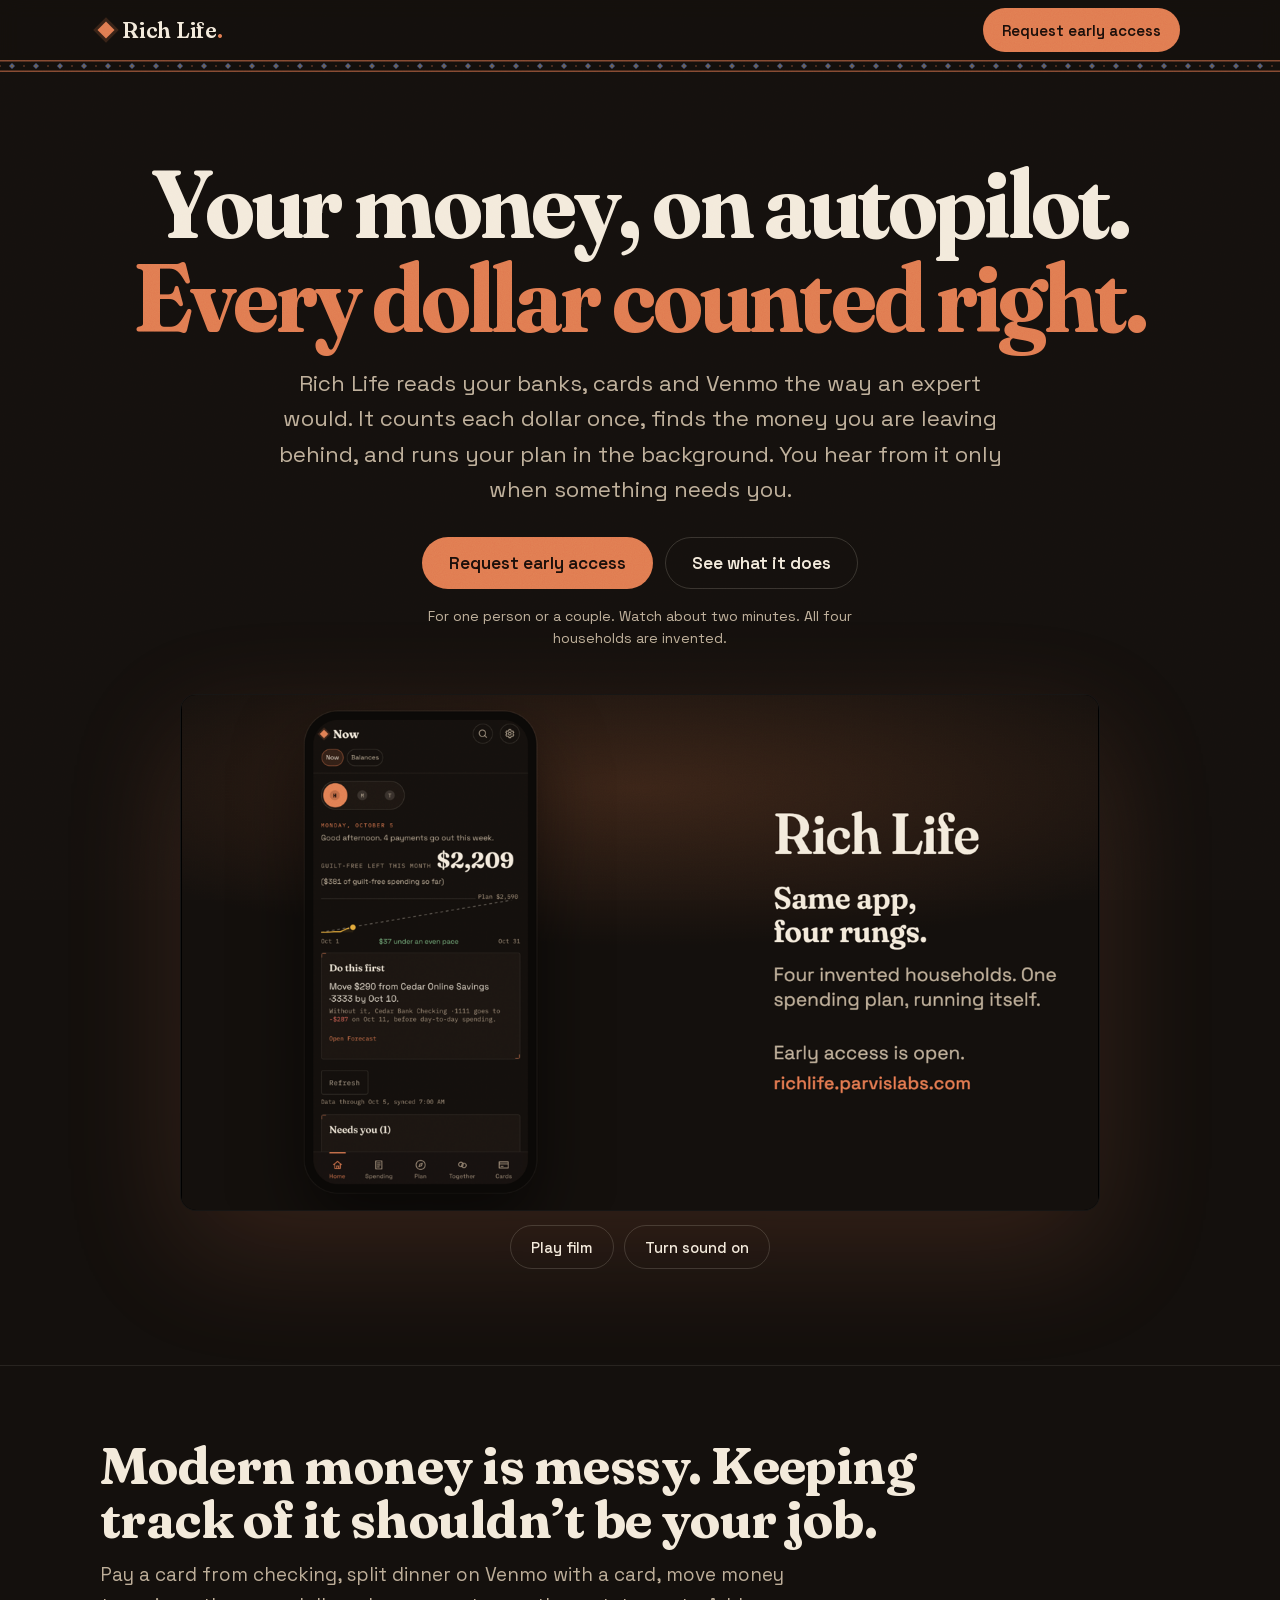
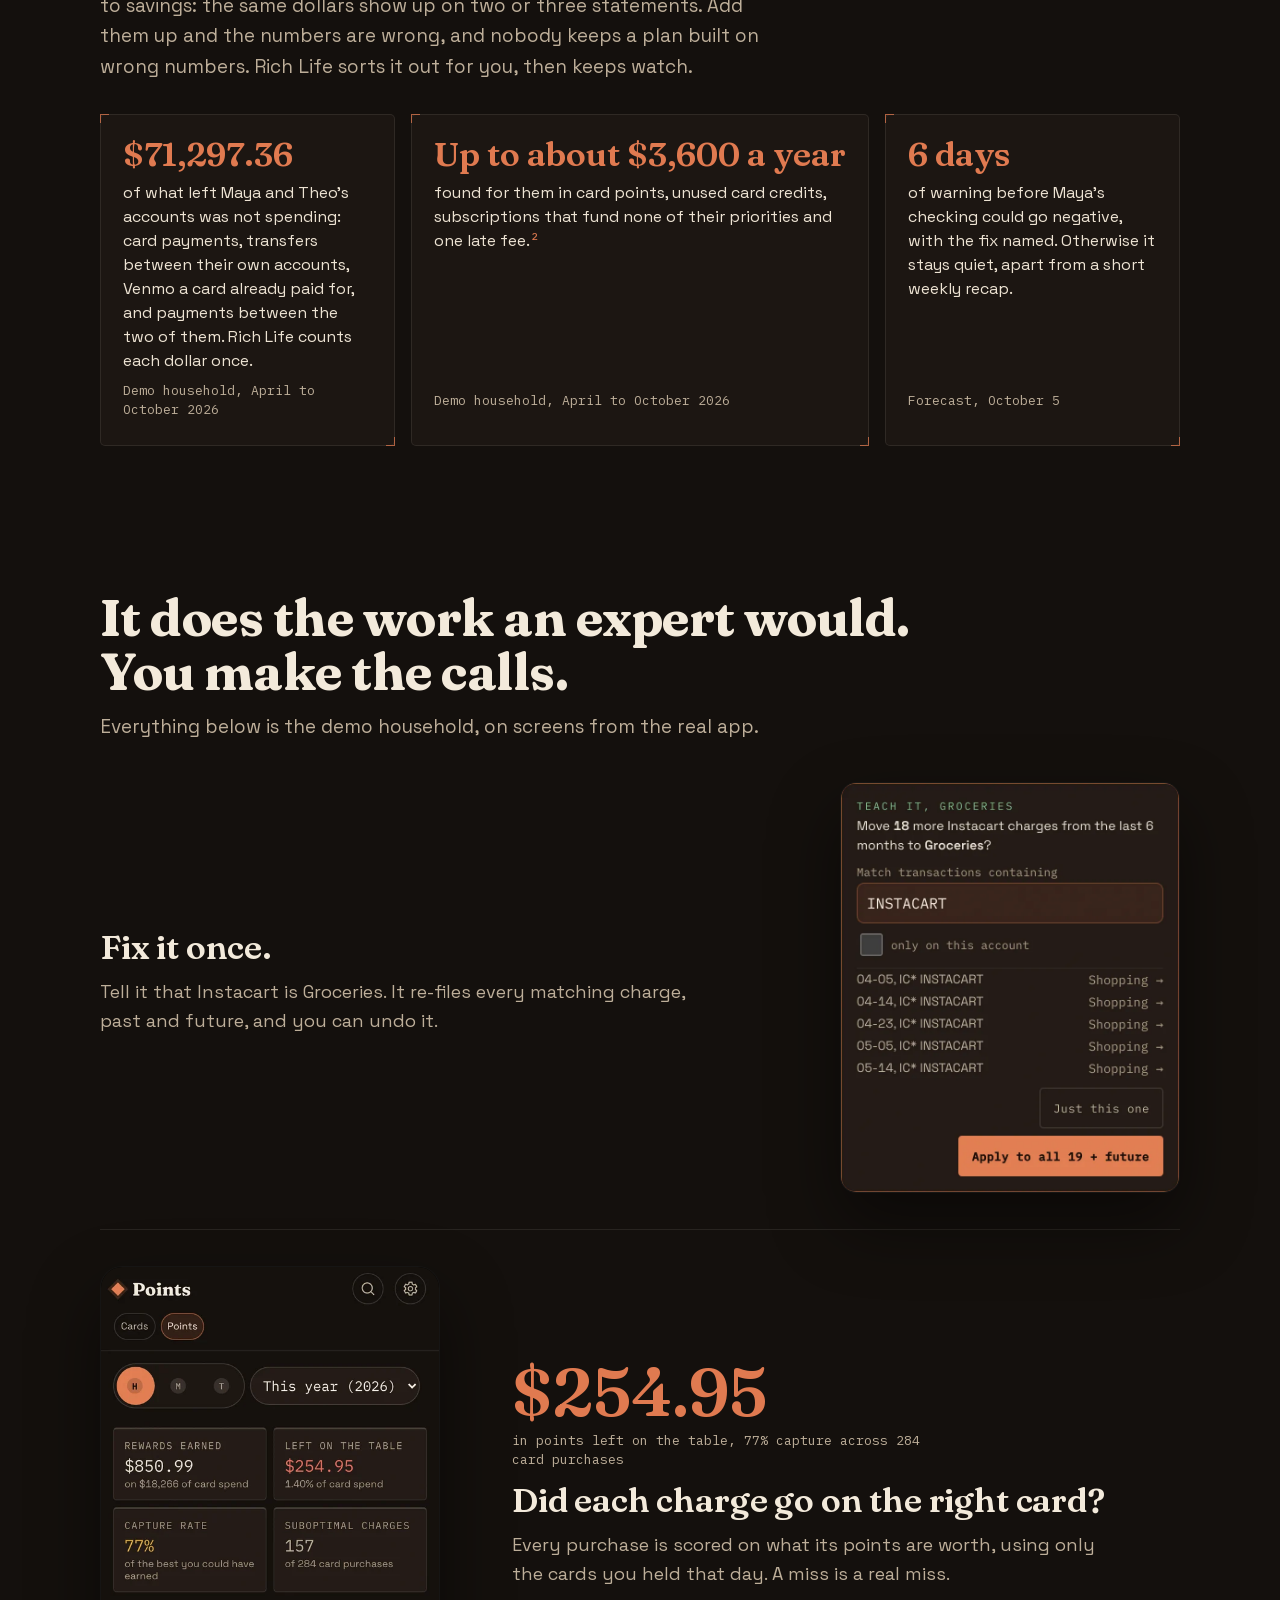
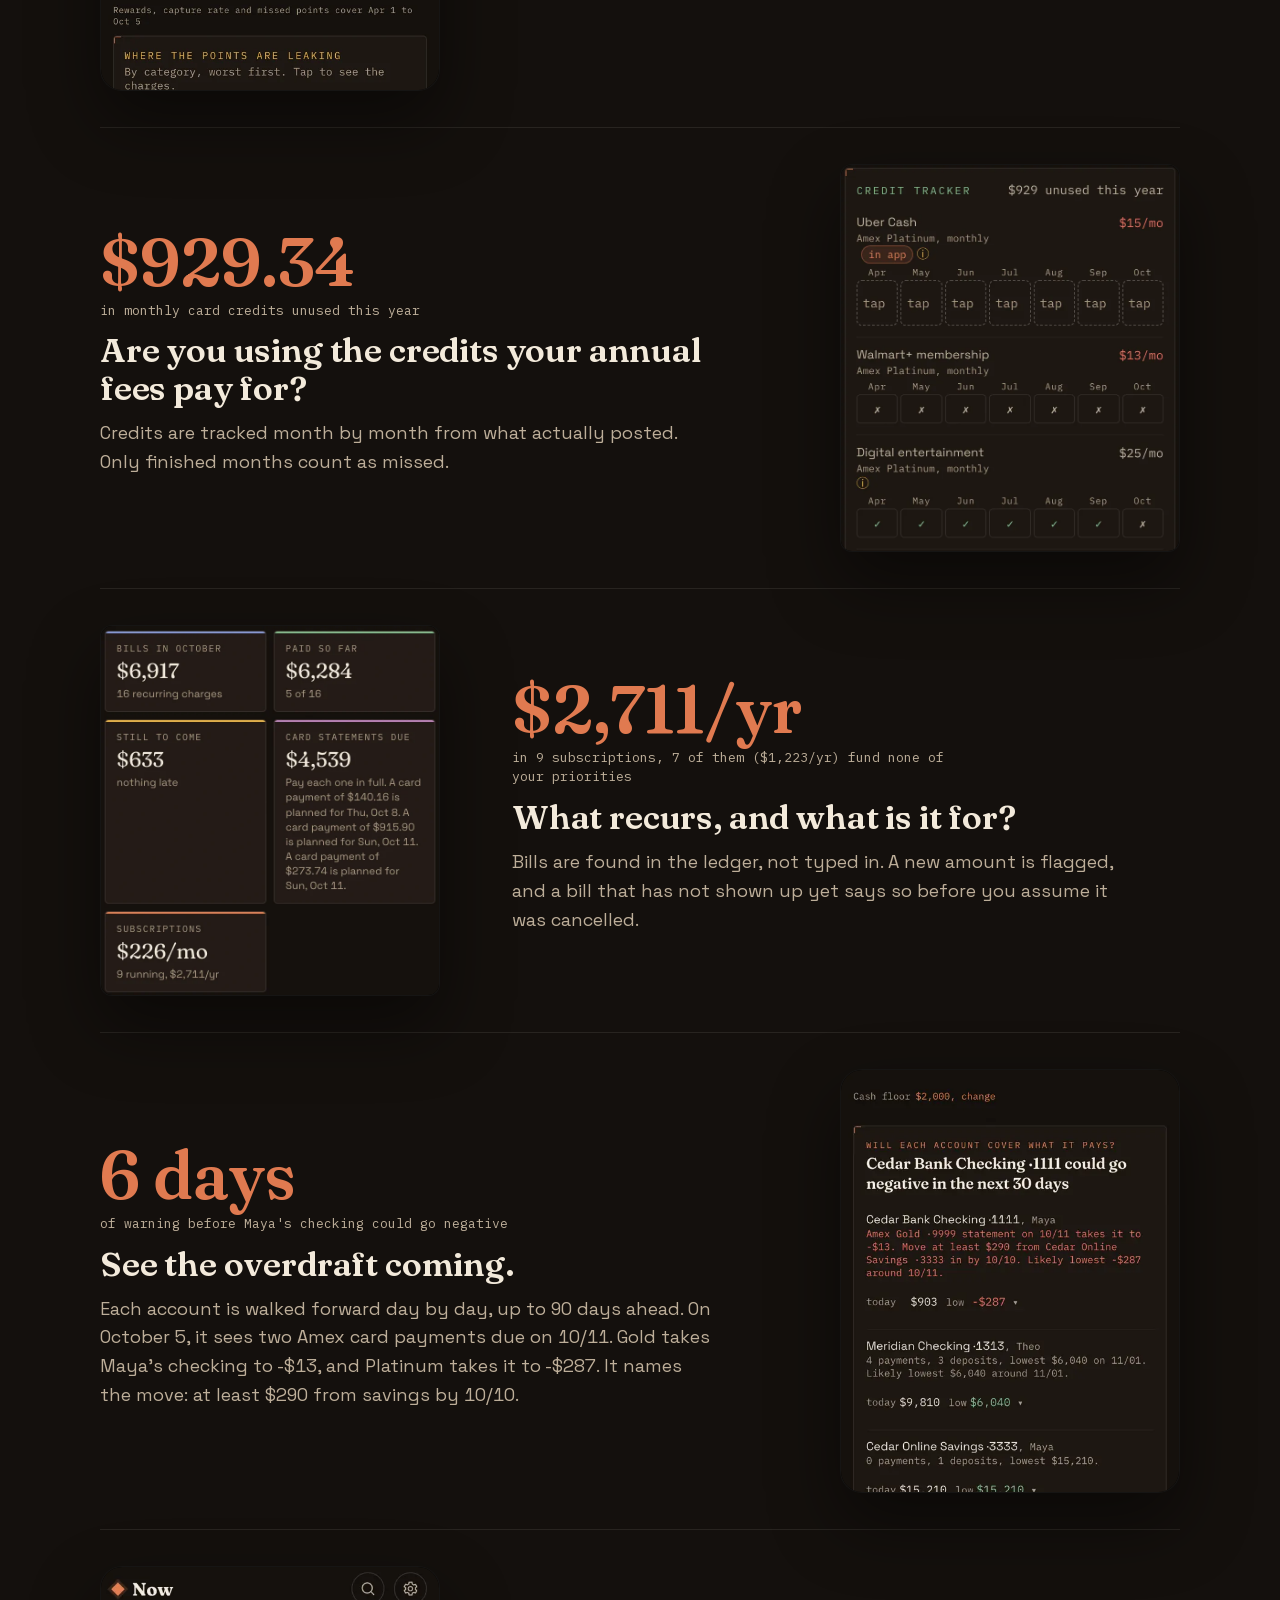
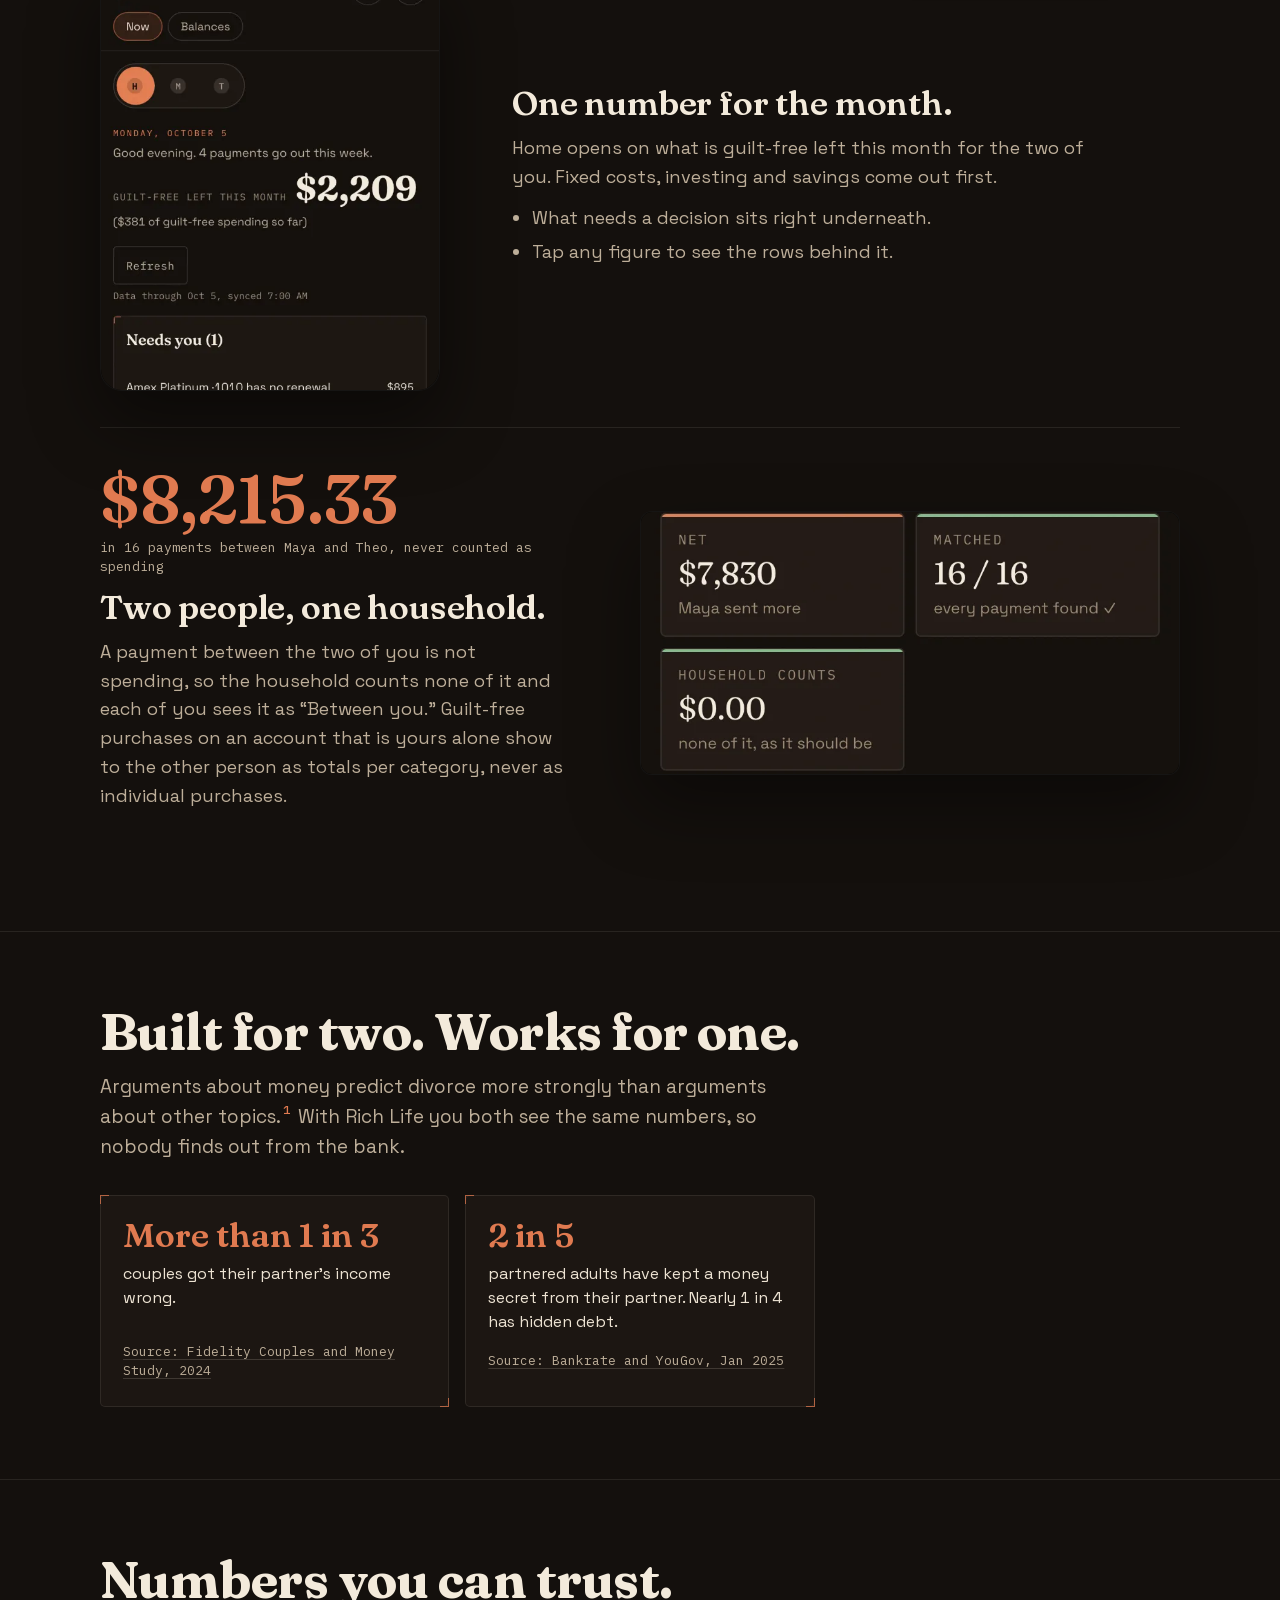
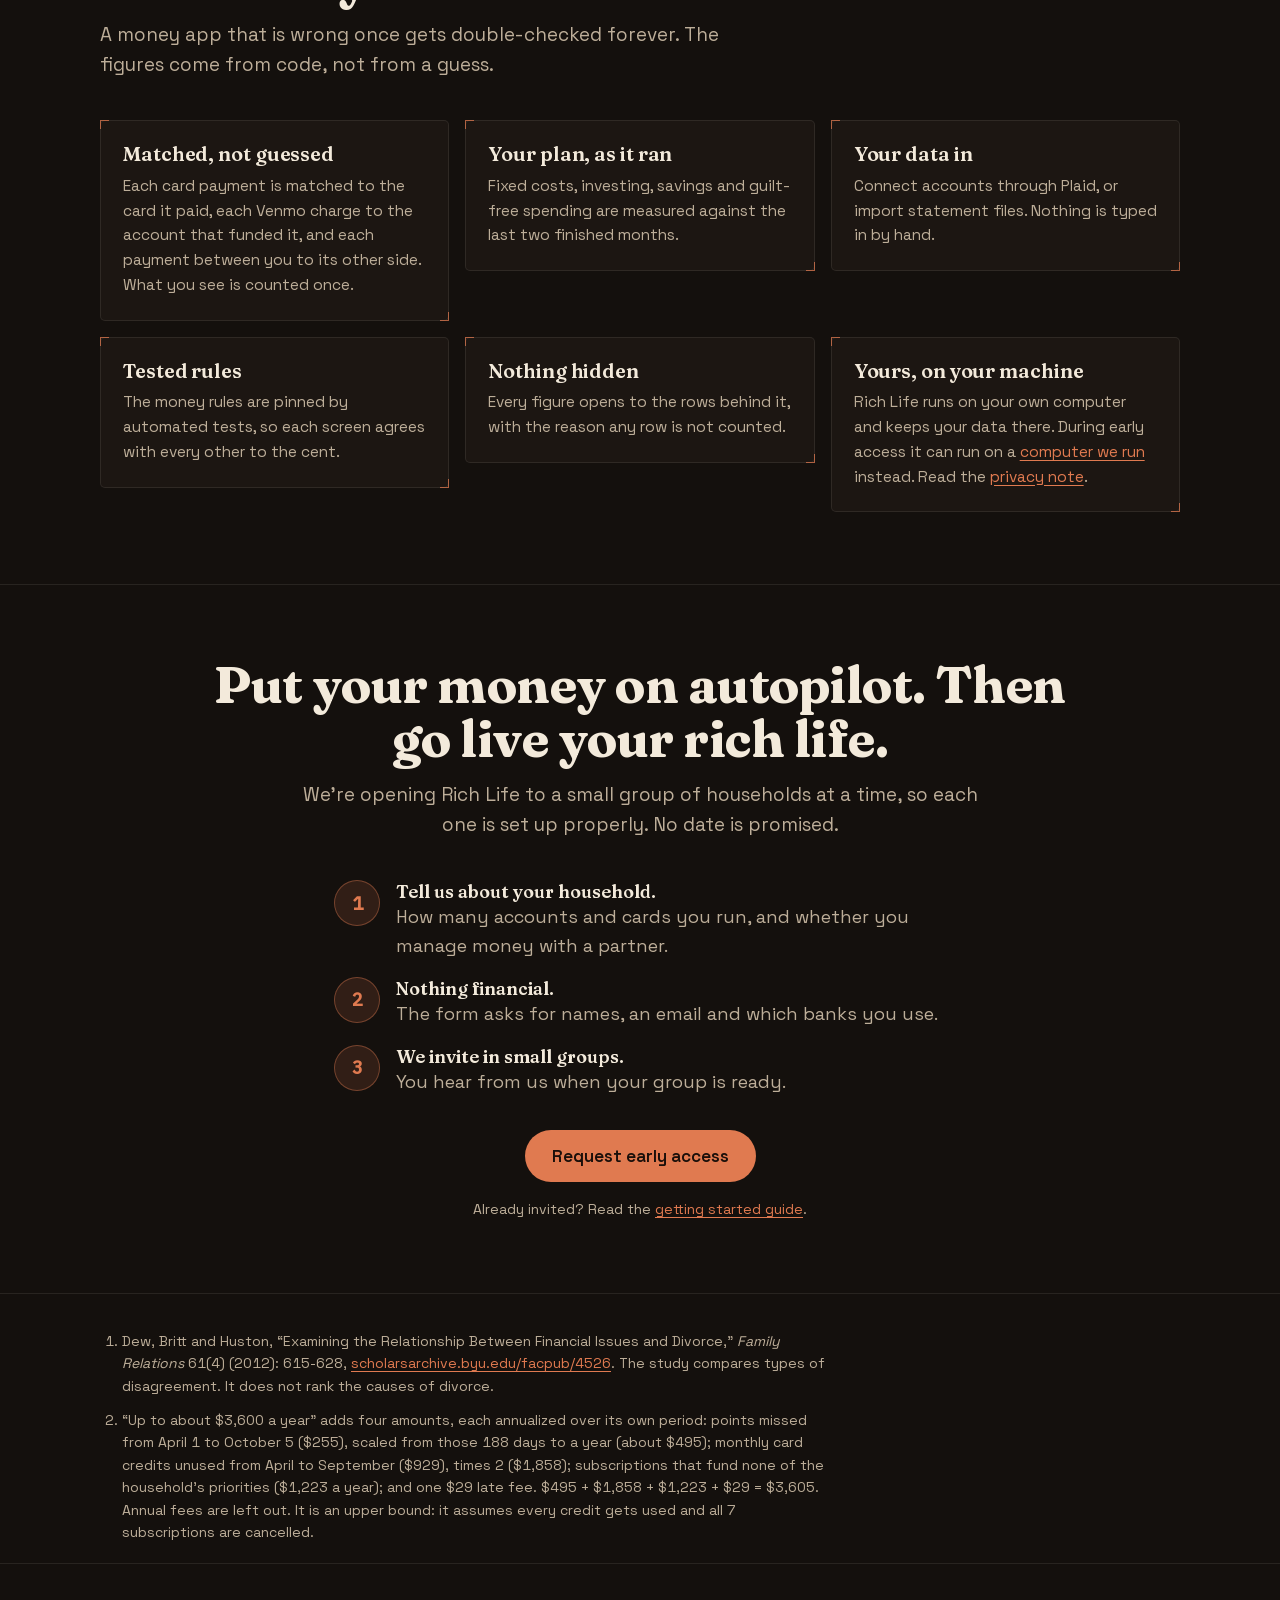
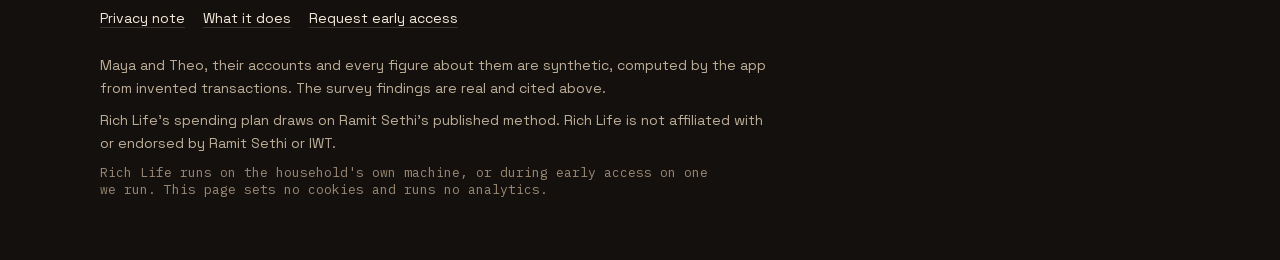
<file: index.html>
<!doctype html>
<html lang="en">
<head>
<meta charset="utf-8">
<meta name="viewport" content="width=device-width, initial-scale=1, viewport-fit=cover">
<title>Rich Life: your money on autopilot, counted right</title>
<meta name="description" content="Rich Life counts every dollar once across your banks, cards and Venmo, finds money you are leaving behind, and runs your spending plan in the background. For one person or a couple. Request early access.">
<meta name="theme-color" content="#14100D">
<meta property="og:type" content="website">
<meta property="og:title" content="Rich Life: your money on autopilot, counted right">
<meta property="og:description" content="Every dollar counted once, money you are leaving behind found, and a plan that runs in the background. Watch it run four invented households in about two minutes.">
<meta property="og:url" content="https://richlife.parvislabs.com/">
<meta property="og:image" content="https://richlife.parvislabs.com/og.png">
<meta property="og:image:width" content="1200">
<meta property="og:image:height" content="630">
<meta name="twitter:card" content="summary_large_image">
<link rel="icon" href="favicon.svg" type="image/svg+xml">
<link rel="stylesheet" href="styles.css">
</head>
<body id="top">
<header>
  <div class="wrap bar">
    <a class="brand" href="#top" aria-label="Rich Life, top of page"><i aria-hidden="true"></i><span>Rich&nbsp;Life<b>.</b></span></a>
    <a class="btn sm" href="https://fantasy-spear-680.notion.site/02cfda1831654efd8e8520b2d70a3c6b" target="_blank" rel="noopener" data-join>Request early access</a>
  </div>
  <div class="band" aria-hidden="true"></div>
</header>

<main>
  <div class="wrap hero">
    <h1>Your money, on autopilot. <em>Every dollar counted right.</em></h1>
    <p class="lede">Rich Life reads your banks, cards and Venmo the way an expert would. It counts each dollar once, finds the money you are leaving behind, and runs your plan in the background. You hear from it only when something needs you.</p>
    <div class="cta">
      <a class="btn" href="https://fantasy-spear-680.notion.site/02cfda1831654efd8e8520b2d70a3c6b" target="_blank" rel="noopener" data-join>Request early access</a>
      <a class="btn ghost" href="#tour">See what it does</a>
    </div>
    <p class="fine">For one person or a couple. Watch about two minutes. All four households are invented.</p>
    <div class="stage">
      <div class="phone"><video id="fv" muted playsinline loop preload="none" poster="film-vertical-poster.png" aria-label="A film of about two minutes: four invented households, one spending plan. A couple on track fixes one charge and all 19 like it move, then gets a warning before checking goes negative; a household in debt sees its interest and debt-free date; one living paycheck to paycheck gets a daily amount until payday; one with plenty left over is pointed toward a trip."></video></div>
      <div class="screen"><video id="fl" muted playsinline loop preload="none" poster="film-landscape-poster.png" aria-label="A film of about two minutes: four invented households, one spending plan. A couple on track fixes one charge and all 19 like it move, then gets a warning before checking goes negative; a household in debt sees its interest and debt-free date; one living paycheck to paycheck gets a daily amount until payday; one with plenty left over is pointed toward a trip."></video></div>
      <div class="ctl"><button class="pp" id="pp" type="button" hidden>Pause film</button><button class="pp" id="snd" type="button" hidden>Turn sound on</button></div>
    </div>
  </div>

  <section class="problem" aria-labelledby="why-h">
    <div class="wrap">
      <h2 id="why-h">Modern money is messy. Keeping track of it shouldn&rsquo;t be your job.</h2>
      <p class="sub">Pay a card from checking, split dinner on Venmo with a card, move money to savings: the same dollars show up on two or three statements. Add them up and the numbers are wrong, and nobody keeps a plan built on wrong numbers. Rich Life sorts it out for you, then keeps watch.</p>
      <ul class="stats">
        <li class="panel"><span class="n">$71,297.36</span><span class="l">of what left Maya and Theo&rsquo;s accounts was not spending: card payments, transfers between their own accounts, Venmo a card already paid for, and payments between the two of them. Rich Life counts each dollar once.</span><span class="src">Demo household, April to October 2026</span></li>
        <li class="panel"><span class="n">Up to about $3,600 a year</span><span class="l">found for them in card points, unused card credits, subscriptions that fund none of their priorities and one late fee.<sup><a class="fn" href="#fn2" id="fnref2" aria-label="Note 2">2</a></sup></span><span class="src">Demo household, April to October 2026</span></li>
        <li class="panel"><span class="n">6 days</span><span class="l">of warning before Maya&rsquo;s checking could go negative, with the fix named. Otherwise it stays quiet, apart from a short weekly recap.</span><span class="src">Forecast, October 5</span></li>
      </ul>
    </div>
  </section>


  <section id="tour">
    <div class="wrap">
      <h2>It does the work an expert would. You make the calls.</h2>
      <p class="sub">Everything below is the demo household, on screens from the real app.</p>

      <div class="row">
        <div>
          <h3>Fix it once.</h3>
          <p>Tell it that Instacart is Groceries. It re-files every matching charge, past and future, and you can undo it.</p>
        </div>
        <div class="shot crop sheet"><img loading="lazy" width="732" height="886" src="media/beat-2-teach-sheet.webp" alt="A sheet offering to move 18 more Instacart charges to Groceries, with a button to apply it to all 19 and to future charges."></div>
      </div>

      <div class="row flip">
        <div>
          <p class="big">$254.95</p>
          <p class="tagl">in points left on the table, 77% capture across 284 card purchases</p>
          <h3>Did each charge go on the right card?</h3>
          <p>Every purchase is scored on what its points are worth, using only the cards you held that day. A miss is a real miss.</p>
        </div>
        <div class="shot"><img loading="lazy" width="560" height="1212" src="media/beat-4-tracker.webp" alt="The Points screen: $254.95 left on the table, a 77% capture rate, and 157 of 284 card purchases on a card that earned less."></div>
      </div>

      <div class="row">
        <div>
          <p class="big">$929.34</p>
          <p class="tagl">in monthly card credits unused this year</p>
          <h3>Are you using the credits your annual fees pay for?</h3>
          <p>Credits are tracked month by month from what actually posted. Only finished months count as missed.</p>
        </div>
        <div class="shot crop"><img loading="lazy" width="740" height="845" src="media/credit-tracker.webp" alt="The credit tracker: $929 unused this year, with each monthly card credit marked month by month."></div>
      </div>

      <div class="row flip">
        <div>
          <p class="big">$2,711/yr</p>
          <p class="tagl">in 9 subscriptions, 7 of them ($1,223/yr) fund none of your priorities</p>
          <h3>What recurs, and what is it for?</h3>
          <p>Bills are found in the ledger, not typed in. A new amount is flagged, and a bill that has not shown up yet says so before you assume it was cancelled.</p>
        </div>
        <div class="shot crop"><img loading="lazy" width="740" height="808" src="media/bills-calendar.webp" alt="October bills: $6,917 in 16 recurring charges, and subscriptions at $226 a month, 9 running, $2,711 a year."></div>
      </div>

      <div class="row">
        <div>
          <p class="big">6 days</p>
          <p class="tagl">of warning before Maya's checking could go negative</p>
          <h3>See the overdraft coming.</h3>
          <p>Each account is walked forward day by day, up to 90 days ahead. On October 5, it sees two Amex card payments due on 10/11. Gold takes Maya's checking to -$13, and Platinum takes it to -$287. It names the move: at least $290 from savings by 10/10.</p>
        </div>
        <div class="shot"><img loading="lazy" width="560" height="1212" src="media/beat-3-warning.webp" alt="The Forecast warning that Maya's checking could go negative in the next 30 days: the Amex Gold statement on 10/11 takes it to -$13, so move at least $290 from savings by 10/10."></div>
      </div>

      <div class="row flip">
        <div>
          <h3>One number for the month.</h3>
          <p>Home opens on what is guilt-free left this month for the two of you. Fixed costs, investing and savings come out first.</p>
          <ul><li>What needs a decision sits right underneath.</li><li>Tap any figure to see the rows behind it.</li></ul>
        </div>
        <div class="shot"><img loading="lazy" width="560" height="1212" src="media/beat-1-home-top.webp" alt="The Home screen showing guilt-free money left this month as one large number."></div>
      </div>

      <div class="row wide">
        <div>
          <p class="big">$8,215.33</p>
          <p class="tagl">in 16 payments between Maya and Theo, never counted as spending</p>
          <h3>Two people, one household.</h3>
          <p>A payment between the two of you is not spending, so the household counts none of it and each of you sees it as &ldquo;Between you.&rdquo; Guilt-free purchases on an account that is yours alone show to the other person as totals per category, never as individual purchases.</p>
        </div>
        <div class="mshot"><img loading="lazy" width="780" height="380" src="media/between-you.webp" alt="Between you: $7,830 net, Maya sent more, 16 of 16 payments matched, and $0.00 counted in the household."></div>
      </div>
    </div>
  </section>

  <section class="problem" aria-labelledby="two-h">
    <div class="wrap">
      <h2 id="two-h">Built for two. Works for one.</h2>
      <p class="sub">Arguments about money predict divorce more strongly than arguments about other topics.<sup><a class="fn" href="#fn1" id="fnref1" aria-label="Note 1">1</a></sup> With Rich Life you both see the same numbers, so nobody finds out from the bank.</p>
      <ul class="stats">
        <li class="panel"><span class="n">More than 1 in 3</span><span class="l">couples got their partner's income wrong.</span><a class="src" href="https://alumni.fidelity.com/news/803629" target="_blank" rel="noopener">Source: Fidelity Couples and Money Study, 2024</a></li>
        <li class="panel"><span class="n">2 in 5</span><span class="l">partnered adults have kept a money secret from their partner. Nearly 1 in 4 has hidden debt.</span><a class="src" href="https://www.bankrate.com/credit-cards/news/financial-infidelity-survey-2025" target="_blank" rel="noopener">Source: Bankrate and YouGov, Jan 2025</a></li>
      </ul>
    </div>
  </section>

  <section style="border-top:1px solid var(--line)">
    <div class="wrap">
      <h2>Numbers you can trust.</h2>
      <p class="sub">A money app that is wrong once gets double-checked forever. The figures come from code, not from a guess.</p>
      <div class="grid three">
        <div class="panel"><h3>Matched, not guessed</h3><p>Each card payment is matched to the card it paid, each Venmo charge to the account that funded it, and each payment between you to its other side. What you see is counted once.</p></div>
        <div class="panel"><h3>Your plan, as it ran</h3><p>Fixed costs, investing, savings and guilt-free spending are measured against the last two finished months.</p></div>
        <div class="panel"><h3>Your data in</h3><p>Connect accounts through Plaid, or import statement files. Nothing is typed in by hand.</p></div>
        <div class="panel"><h3>Tested rules</h3><p>The money rules are pinned by automated tests, so each screen agrees with every other to the cent.</p></div>
        <div class="panel"><h3>Nothing hidden</h3><p>Every figure opens to the rows behind it, with the reason any row is not counted.</p></div>
        <div class="panel"><h3>Yours, on your machine</h3><p>Rich Life runs on your own computer and keeps your data there. During early access it can run on a <a href="privacy.html#early-access">computer we run</a> instead. Read the <a href="privacy.html">privacy note</a>.</p></div>
      </div>
    </div>
  </section>

  <section id="access" class="final">
    <div class="wrap">
      <h2>Put your money on autopilot. Then go live your rich life.</h2>
      <p class="sub">We're opening Rich Life to a small group of households at a time, so each one is set up properly. No date is promised.</p>
      <ol class="steps">
        <li><div><b>Tell us about your household.</b><span>How many accounts and cards you run, and whether you manage money with a partner.</span></div></li>
        <li><div><b>Nothing financial.</b><span>The form asks for names, an email and which banks you use.</span></div></li>
        <li><div><b>We invite in small groups.</b><span>You hear from us when your group is ready.</span></div></li>
      </ol>
      <a class="btn" href="https://fantasy-spear-680.notion.site/02cfda1831654efd8e8520b2d70a3c6b" target="_blank" rel="noopener" data-join>Request early access</a>
      <p class="fine">Already invited? Read the <a href="start.html">getting started guide</a>.</p>
    </div>
  </section>

  <aside class="notes" aria-label="Notes">
    <div class="wrap">
      <ol>
        <li id="fn1">Dew, Britt and Huston, &ldquo;Examining the Relationship Between Financial Issues and Divorce,&rdquo; <i>Family Relations</i> 61(4) (2012): 615-628, <a href="https://scholarsarchive.byu.edu/facpub/4526" target="_blank" rel="noopener">scholarsarchive.byu.edu/facpub/4526</a>. The study compares types of disagreement. It does not rank the causes of divorce.</li>
        <li id="fn2">&ldquo;Up to about $3,600 a year&rdquo; adds four amounts, each annualized over its own period: points missed from April 1 to October 5 ($255), scaled from those 188 days to a year (about $495); monthly card credits unused from April to September ($929), times 2 ($1,858); subscriptions that fund none of the household&rsquo;s priorities ($1,223 a year); and one $29 late fee. $495 + $1,858 + $1,223 + $29 = $3,605. Annual fees are left out. It is an upper bound: it assumes every credit gets used and all 7 subscriptions are cancelled.</li>
      </ol>
    </div>
  </aside>
</main>

<footer>
  <div class="wrap">
    <div class="links">
      <a href="privacy.html">Privacy note</a>
      <a href="#tour">What it does</a>
      <a href="https://fantasy-spear-680.notion.site/02cfda1831654efd8e8520b2d70a3c6b" target="_blank" rel="noopener" data-join>Request early access</a>
    </div>
    <p>Maya and Theo, their accounts and every figure about them are synthetic, computed by the app from invented transactions. The survey findings are real and cited above.</p>
    <p>Rich Life's spending plan draws on Ramit Sethi's published method. Rich Life is not affiliated with or endorsed by Ramit Sethi or IWT.</p>
    <p class="tk">Rich Life runs on the household's own machine, or during early access on one we run. This page sets no cookies and runs no analytics.</p>
  </div>
</footer>

<script>
const EARLY_ACCESS_URL = "https://fantasy-spear-680.notion.site/02cfda1831654efd8e8520b2d70a3c6b";
document.querySelectorAll("[data-join]").forEach((a) => { if (EARLY_ACCESS_URL) { a.href = EARLY_ACCESS_URL; a.target = "_blank"; a.rel = "noopener"; } });
const reduce = matchMedia("(prefers-reduced-motion: reduce)").matches;
const wide = matchMedia("(min-width:900px)");
const pp = document.getElementById("pp");
// The film plays muted. The sound button unmutes whichever video is showing;
// if a browser refuses to play with sound, the film keeps playing muted.
const snd = document.getElementById("snd");
let soundOn = false;
function sndLabel() { snd.textContent = soundOn ? "Turn sound off" : "Turn sound on"; }
// The CSS shows #fl on a wide screen and #fv on a phone. The button and the
// autoplay follow whichever video is showing, and a resize across 900px
// hands both over to the other one.
const srcs = { fv: "film-vertical.mp4", fl: "film-landscape.mp4" };
const film = () => document.getElementById(wide.matches ? "fl" : "fv");
const loaded = {};
let userPaused = false, stageIn = false;
function load(v) { if (!loaded[v.id]) { v.src = srcs[v.id]; loaded[v.id] = true; } }
function label() { pp.textContent = film().paused ? "Play film" : "Pause film"; }
Object.keys(srcs).forEach((id) => {
  const v = document.getElementById(id);
  v.addEventListener("play", label);
  v.addEventListener("pause", label);
});
function show() {
  const v = film(), off = document.getElementById(v.id === "fl" ? "fv" : "fl");
  load(v);
  off.pause();
  v.muted = !soundOn;
  if (!reduce && !userPaused && stageIn) v.play().catch(() => { v.muted = true; soundOn = false; sndLabel(); v.play().catch(() => {}); });
  label();
}
wide.addEventListener("change", show);
pp.onclick = () => {
  const v = film();
  load(v);
  if (v.paused) { userPaused = false; v.play().catch(() => {}); } else { userPaused = true; v.pause(); }
};
if (!reduce) {
  new IntersectionObserver((es) => es.forEach((e) => { stageIn = e.isIntersecting; show(); }), { threshold: 0.35 })
    .observe(document.querySelector(".stage"));
}
snd.onclick = () => {
  soundOn = !soundOn;
  const v = film();
  load(v);
  v.muted = !soundOn;
  sndLabel();
};
pp.hidden = false;
snd.hidden = false;
label();
sndLabel();
// Reveal on scroll: the page reads fully with JavaScript off, so nothing
// starts hidden. The script hides only what is still below the fold, then
// brings it in.
if (!reduce) {
  const io = new IntersectionObserver((es) => es.forEach((e) => { if (e.isIntersecting) { e.target.classList.add("in"); io.unobserve(e.target); } }), { threshold: 0.1 });
  document.querySelectorAll(".row, .panel").forEach((el) => {
    if (el.getBoundingClientRect().top > innerHeight) { el.classList.add("will"); io.observe(el); }
  });
}
</script>
</body>
</html>
</file>
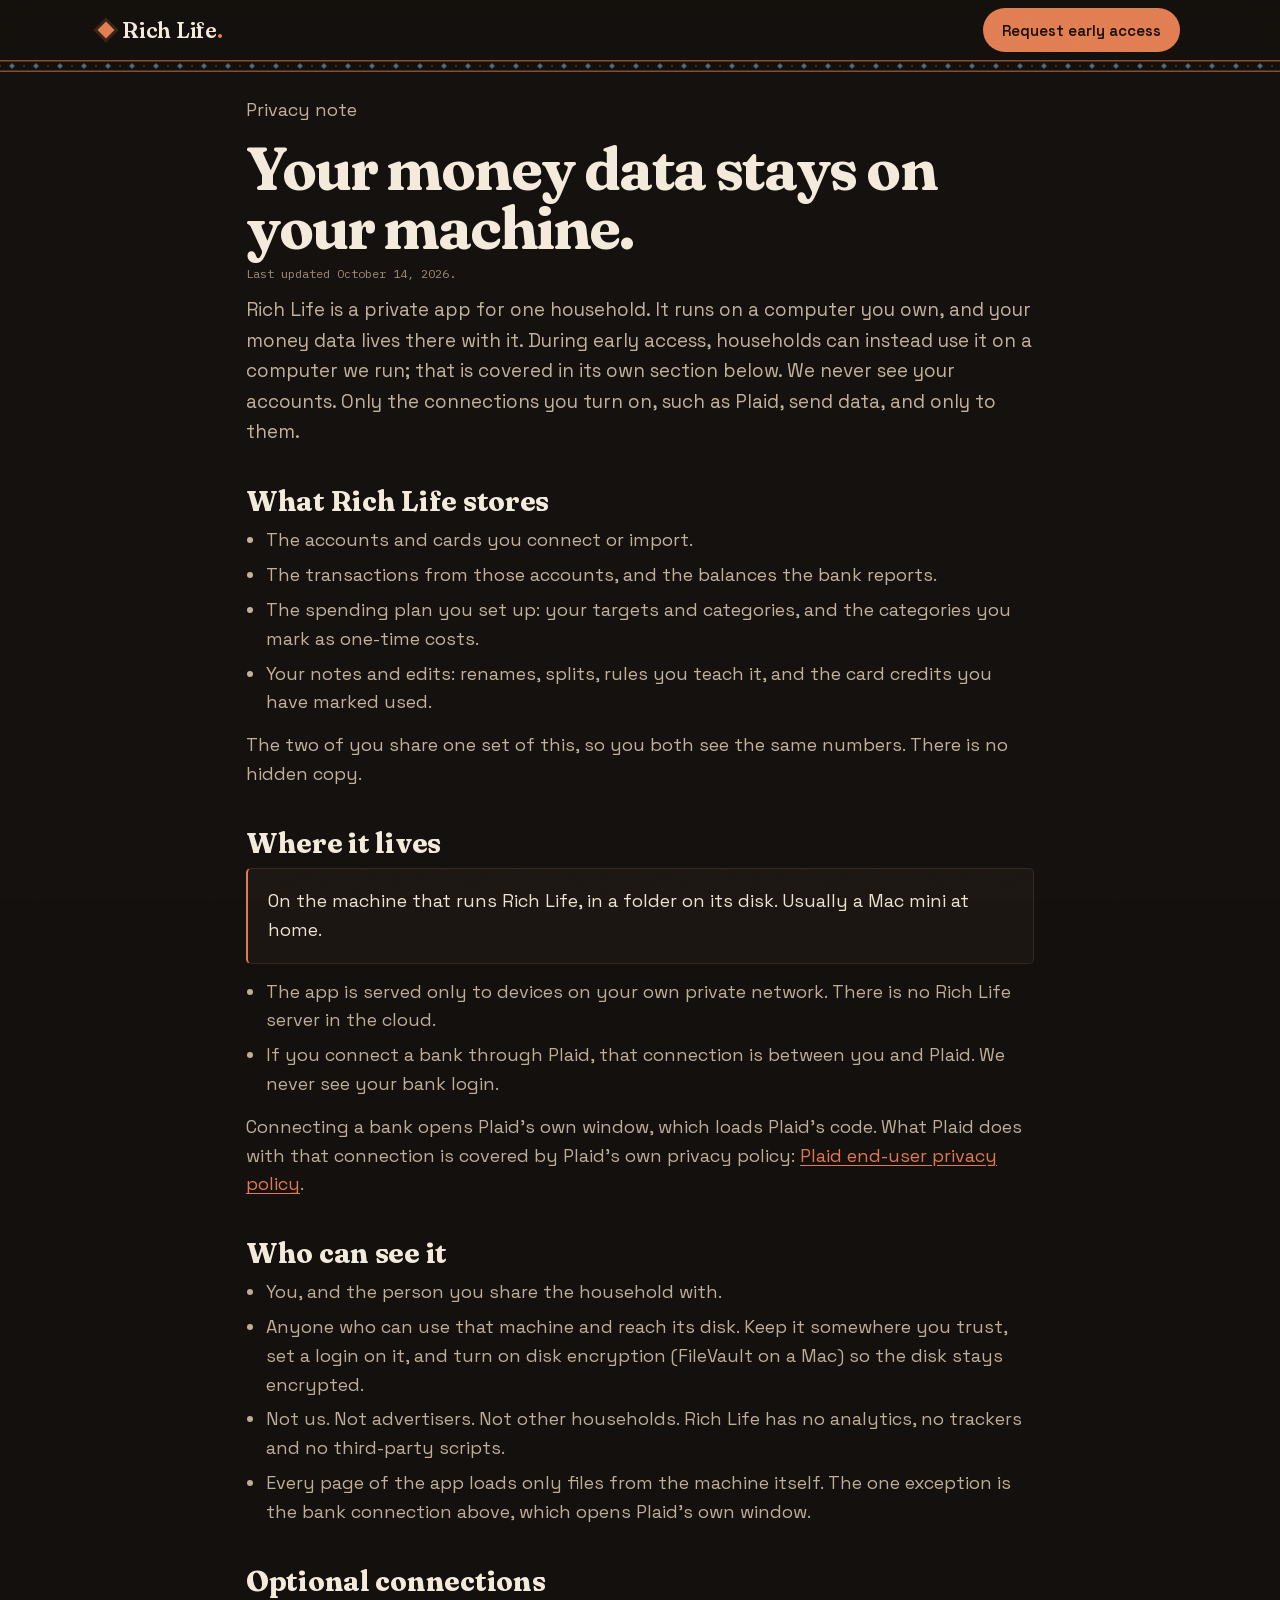
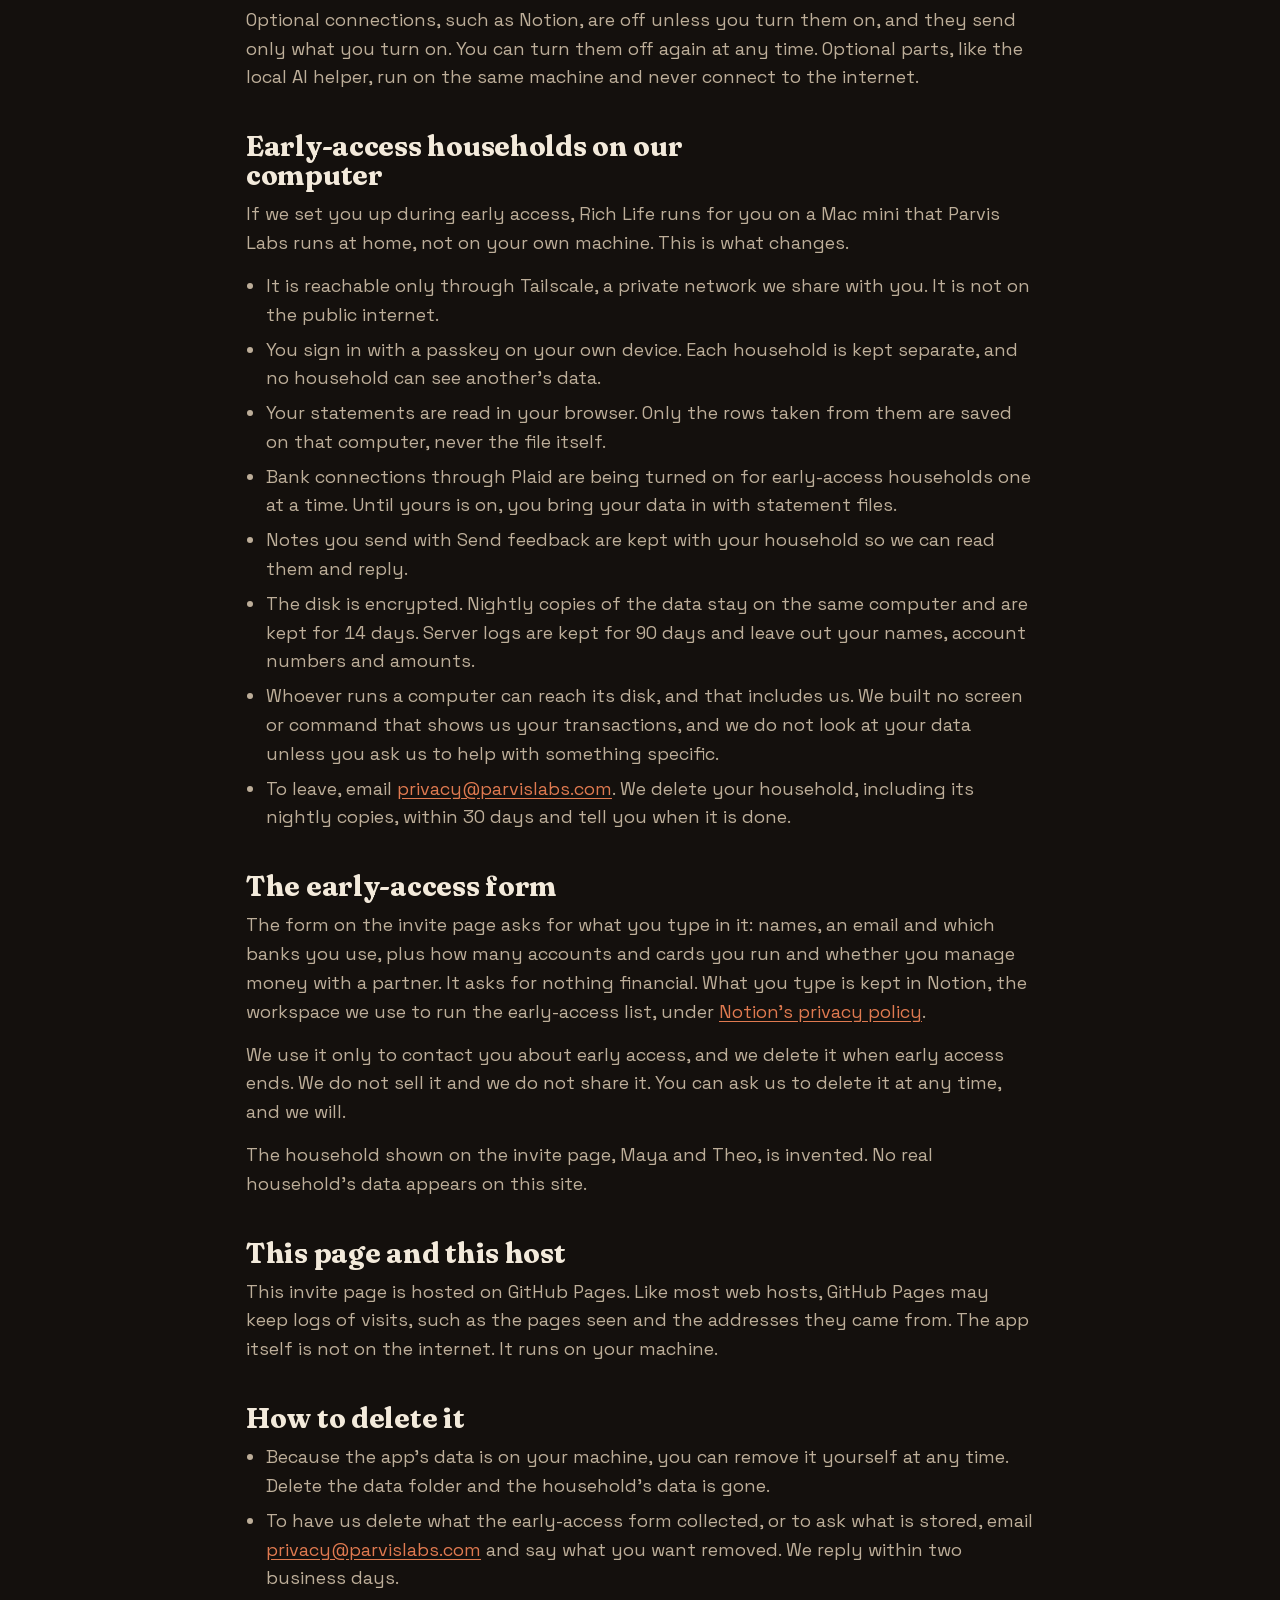
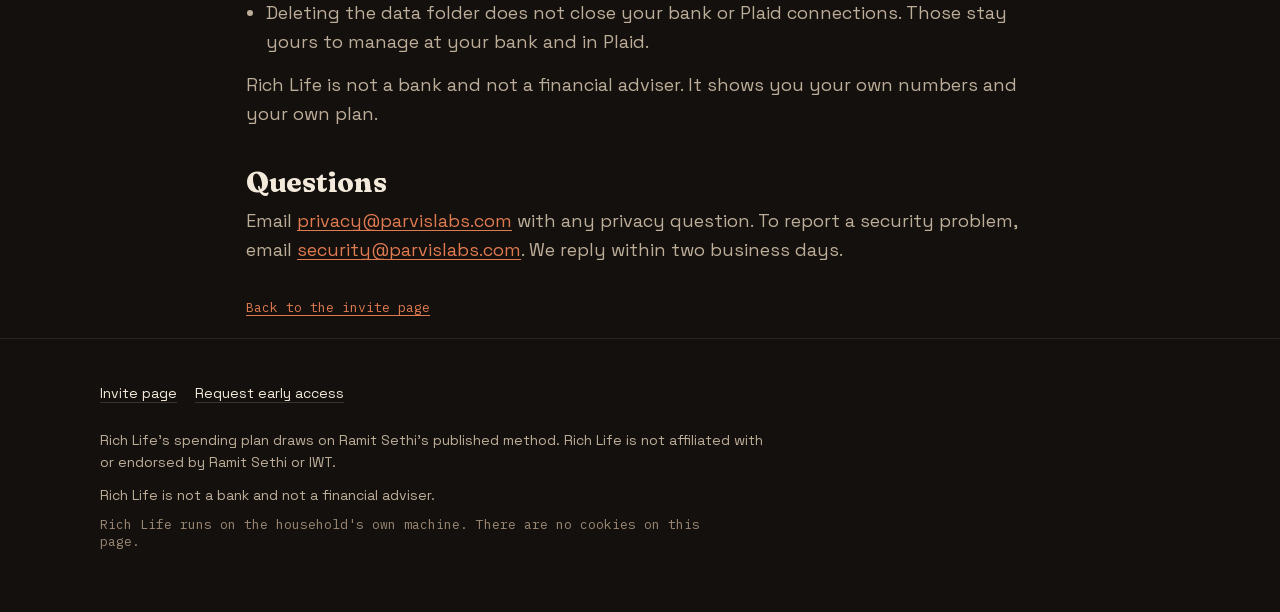
<file: privacy.html>
<!doctype html>
<html lang="en">
<head>
<meta charset="utf-8">
<meta name="viewport" content="width=device-width, initial-scale=1, viewport-fit=cover">
<title>Rich Life: privacy note</title>
<meta name="description" content="Rich Life runs on your own machine and keeps your money data there. What is stored, where it lives, who can see it, and how to delete it.">
<meta name="theme-color" content="#14100D">
<meta name="robots" content="index, follow">
<link rel="icon" href="favicon.svg" type="image/svg+xml">
<link rel="stylesheet" href="styles.css">
</head>
<body>
<header>
  <div class="wrap bar">
    <a class="brand" href="index.html" aria-label="Rich Life, back to the top of the page"><i aria-hidden="true"></i><span>Rich&nbsp;Life<b>.</b></span></a>
    <a class="btn sm" href="https://fantasy-spear-680.notion.site/02cfda1831654efd8e8520b2d70a3c6b" target="_blank" rel="noopener" data-join>Request early access</a>
  </div>
  <div class="band" aria-hidden="true"></div>
</header>

<main>
  <div class="wrap doc">
    <p class="kicker">Privacy note</p>
    <h1>Your money data stays on your machine.</h1>
    <p class="updated">Last updated October 14, 2026.</p>
    <p class="lead">Rich Life is a private app for one household. It runs on a computer you own, and your money data lives there with it. During early access, households can instead use it on a computer we run; that is covered in its own section below. We never see your accounts. Only the connections you turn on, such as Plaid, send data, and only to them.</p>

    <h2>What Rich Life stores</h2>
    <ul>
      <li>The accounts and cards you connect or import.</li>
      <li>The transactions from those accounts, and the balances the bank reports.</li>
      <li>The spending plan you set up: your targets and categories, and the categories you mark as one-time costs.</li>
      <li>Your notes and edits: renames, splits, rules you teach it, and the card credits you have marked used.</li>
    </ul>
    <p>The two of you share one set of this, so you both see the same numbers. There is no hidden copy.</p>

    <h2>Where it lives</h2>
    <div class="card"><p>On the machine that runs Rich Life, in a folder on its disk. Usually a Mac mini at home.</p></div>
    <ul>
      <li>The app is served only to devices on your own private network. There is no Rich Life server in the cloud.</li>
      <li>If you connect a bank through Plaid, that connection is between you and Plaid. We never see your bank login.</li>
    </ul>
    <p>Connecting a bank opens Plaid's own window, which loads Plaid's code. What Plaid does with that connection is covered by Plaid's own privacy policy: <a href="https://plaid.com/legal/#end-user-privacy-policy" target="_blank" rel="noopener">Plaid end-user privacy policy</a>.</p>

    <h2>Who can see it</h2>
    <ul>
      <li>You, and the person you share the household with.</li>
      <li>Anyone who can use that machine and reach its disk. Keep it somewhere you trust, set a login on it, and turn on disk encryption (FileVault on a Mac) so the disk stays encrypted.</li>
      <li>Not us. Not advertisers. Not other households. Rich Life has no analytics, no trackers and no third-party scripts.</li>
      <li>Every page of the app loads only files from the machine itself. The one exception is the bank connection above, which opens Plaid's own window.</li>
    </ul>

    <h2>Optional connections</h2>
    <p>Optional connections, such as Notion, are off unless you turn them on, and they send only what you turn on. You can turn them off again at any time. Optional parts, like the local AI helper, run on the same machine and never connect to the internet.</p>

    <h2 id="early-access">Early-access households on our computer</h2>
    <p>If we set you up during early access, Rich Life runs for you on a Mac mini that Parvis Labs runs at home, not on your own machine. This is what changes.</p>
    <ul>
      <li>It is reachable only through Tailscale, a private network we share with you. It is not on the public internet.</li>
      <li>You sign in with a passkey on your own device. Each household is kept separate, and no household can see another's data.</li>
      <li>Your statements are read in your browser. Only the rows taken from them are saved on that computer, never the file itself.</li>
      <li>Bank connections through Plaid are being turned on for early-access households one at a time. Until yours is on, you bring your data in with statement files.</li>
      <li>Notes you send with Send feedback are kept with your household so we can read them and reply.</li>
      <li>The disk is encrypted. Nightly copies of the data stay on the same computer and are kept for 14 days. Server logs are kept for 90 days and leave out your names, account numbers and amounts.</li>
      <li>Whoever runs a computer can reach its disk, and that includes us. We built no screen or command that shows us your transactions, and we do not look at your data unless you ask us to help with something specific.</li>
      <li>To leave, email <a href="mailto:privacy@parvislabs.com">privacy@parvislabs.com</a>. We delete your household, including its nightly copies, within 30 days and tell you when it is done.</li>
    </ul>

    <h2>The early-access form</h2>
    <p>The form on the invite page asks for what you type in it: names, an email and which banks you use, plus how many accounts and cards you run and whether you manage money with a partner. It asks for nothing financial. What you type is kept in Notion, the workspace we use to run the early-access list, under <a href="https://www.notion.com/notion/privacy">Notion's privacy policy</a>.</p>
    <p>We use it only to contact you about early access, and we delete it when early access ends. We do not sell it and we do not share it. You can ask us to delete it at any time, and we will.</p>
    <p>The household shown on the invite page, Maya and Theo, is invented. No real household's data appears on this site.</p>

    <h2>This page and this host</h2>
    <p>This invite page is hosted on GitHub Pages. Like most web hosts, GitHub Pages may keep logs of visits, such as the pages seen and the addresses they came from. The app itself is not on the internet. It runs on your machine.</p>

    <h2>How to delete it</h2>
    <ul>
      <li>Because the app's data is on your machine, you can remove it yourself at any time. Delete the data folder and the household's data is gone.</li>
      <li>To have us delete what the early-access form collected, or to ask what is stored, email <a href="mailto:privacy@parvislabs.com">privacy@parvislabs.com</a> and say what you want removed. We reply within two business days.</li>
      <li>Deleting the data folder does not close your bank or Plaid connections. Those stay yours to manage at your bank and in Plaid.</li>
    </ul>

    <p>Rich Life is not a bank and not a financial adviser. It shows you your own numbers and your own plan.</p>

    <h2>Questions</h2>
    <p>Email <a href="mailto:privacy@parvislabs.com">privacy@parvislabs.com</a> with any privacy question. To report a security problem, email <a href="mailto:security@parvislabs.com">security@parvislabs.com</a>. We reply within two business days.</p>

    <p class="back"><a href="index.html">Back to the invite page</a></p>
  </div>
</main>

<footer>
  <div class="wrap">
    <div class="links">
      <a href="index.html">Invite page</a>
      <a href="https://fantasy-spear-680.notion.site/02cfda1831654efd8e8520b2d70a3c6b" target="_blank" rel="noopener" data-join>Request early access</a>
    </div>
    <p>Rich Life's spending plan draws on Ramit Sethi's published method. Rich Life is not affiliated with or endorsed by Ramit Sethi or IWT.</p>
    <p>Rich Life is not a bank and not a financial adviser.</p>
    <p class="tk">Rich Life runs on the household's own machine. There are no cookies on this page.</p>
  </div>
</footer>

<script>
const EARLY_ACCESS_URL = "https://fantasy-spear-680.notion.site/02cfda1831654efd8e8520b2d70a3c6b";
document.querySelectorAll("[data-join]").forEach((a) => { if (EARLY_ACCESS_URL) { a.href = EARLY_ACCESS_URL; a.target = "_blank"; a.rel = "noopener"; } });
</script>
</body>
</html>
</file>
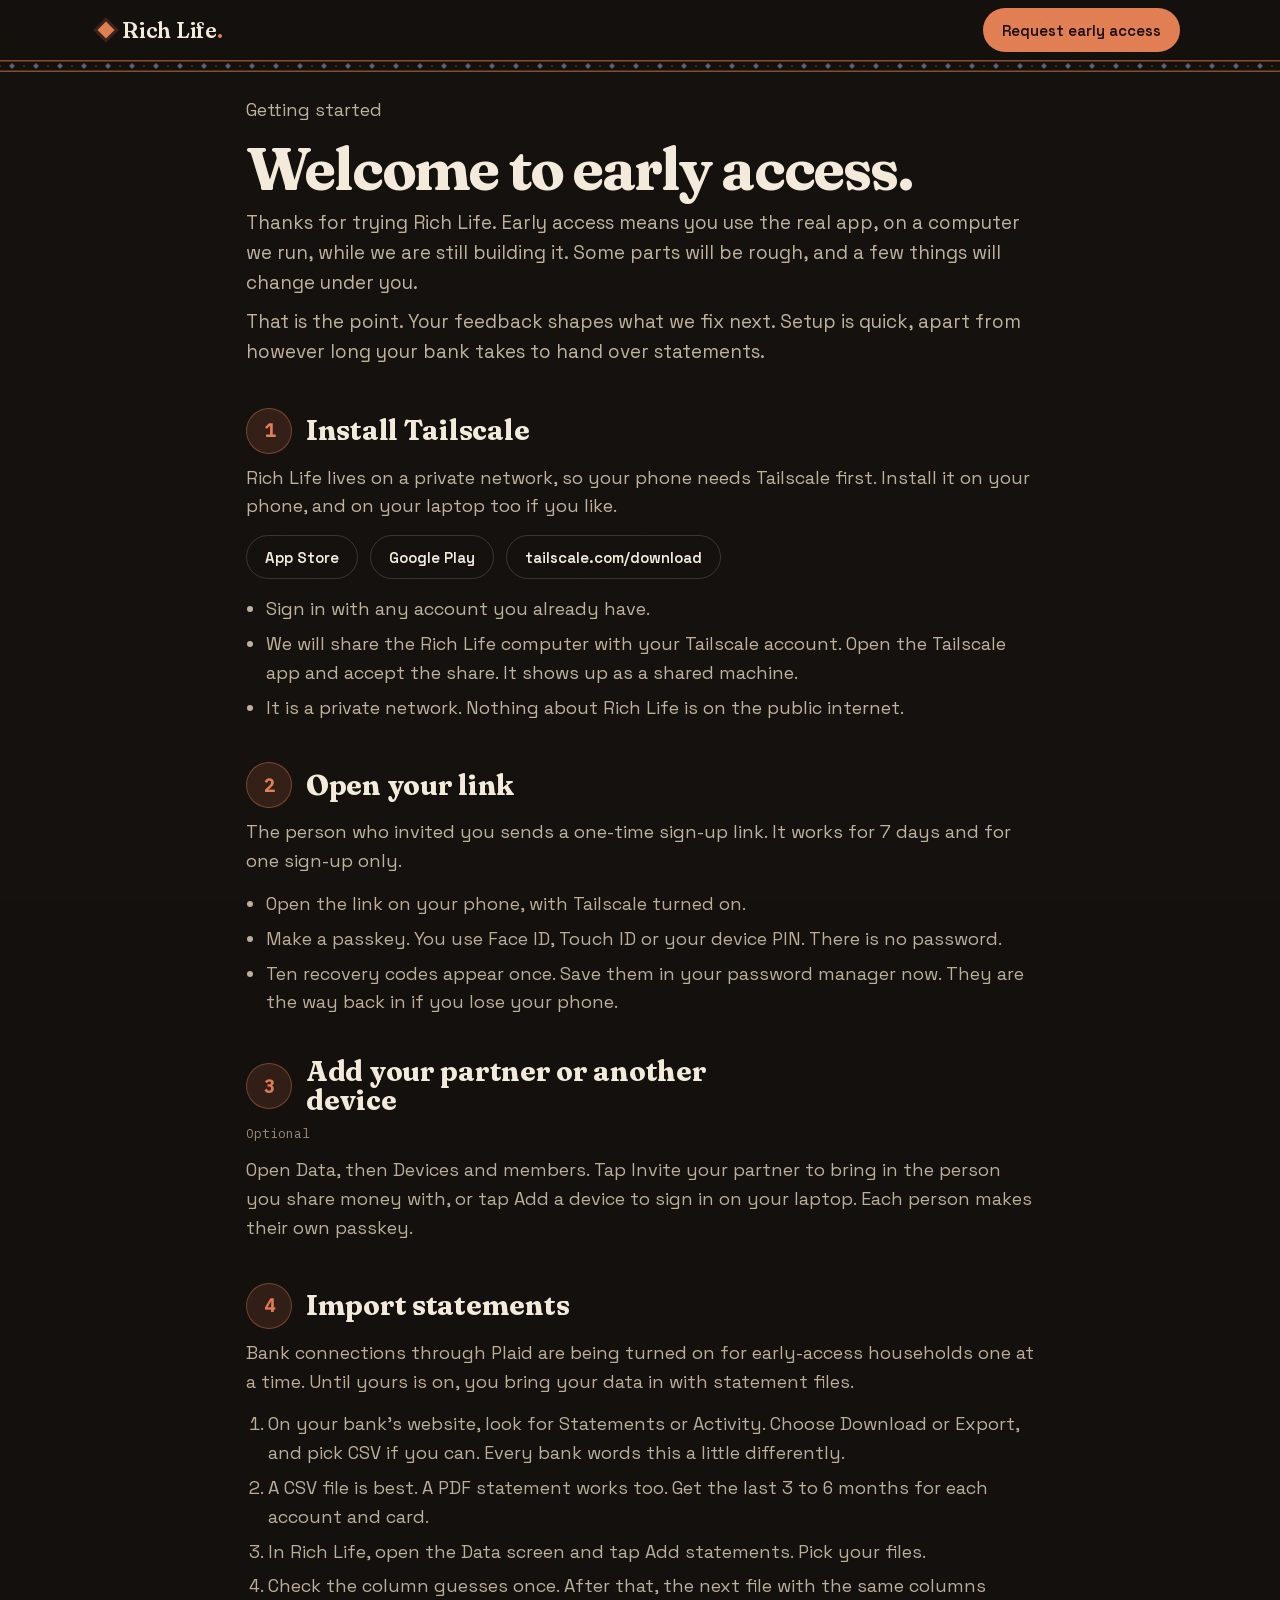
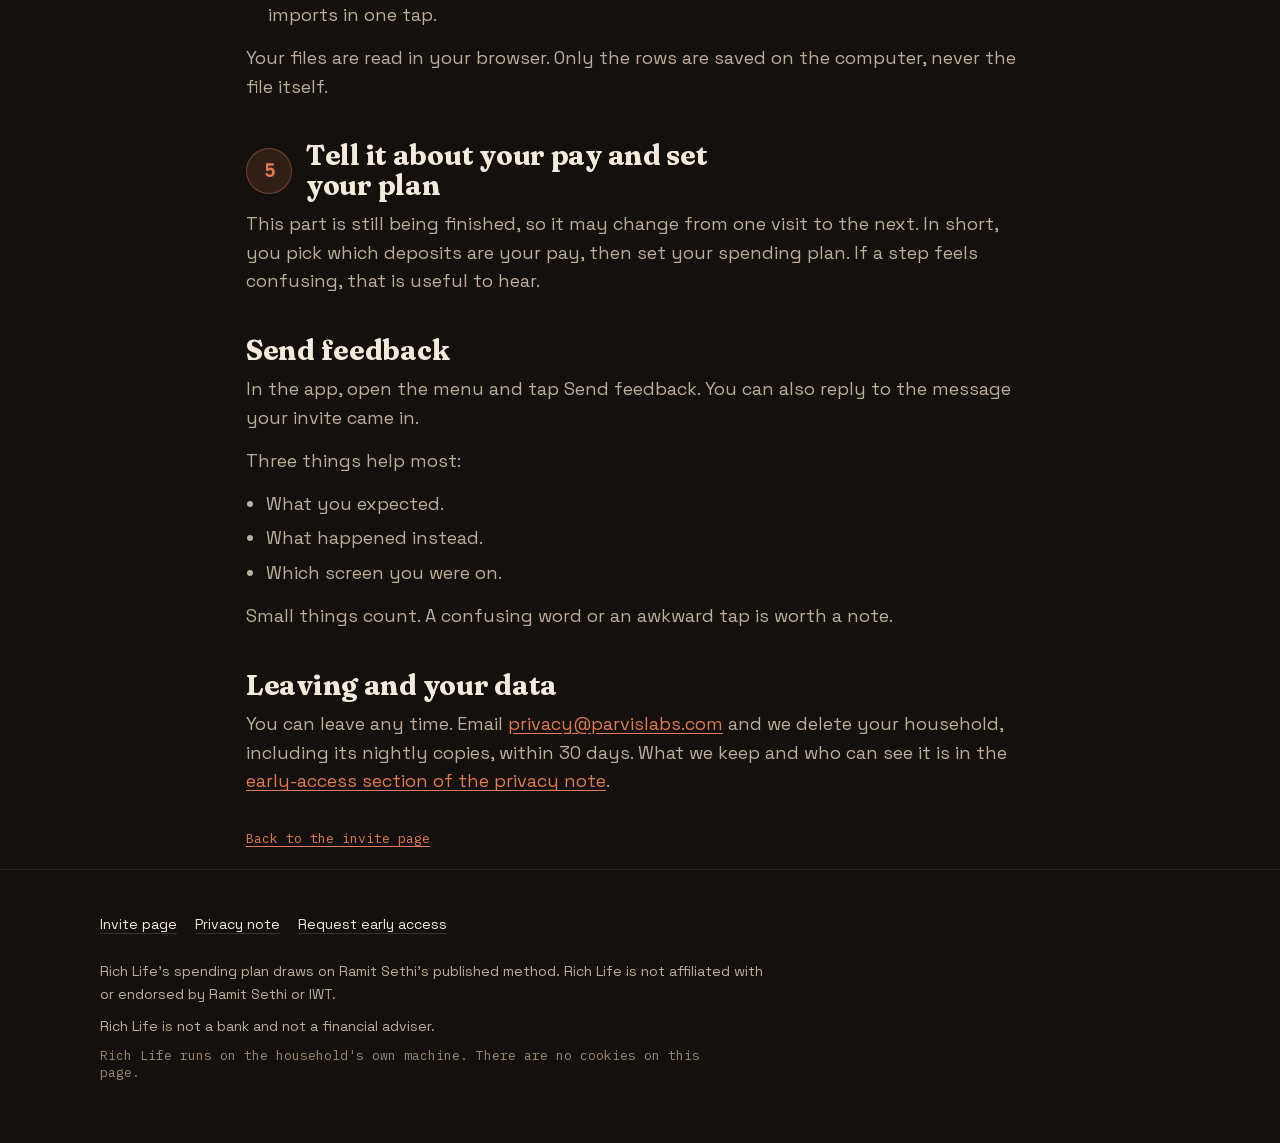
<file: start.html>
<!doctype html>
<html lang="en">
<head>
<meta charset="utf-8">
<meta name="viewport" content="width=device-width, initial-scale=1, viewport-fit=cover">
<title>Rich Life: getting started</title>
<meta name="description" content="How to get set up as a Rich Life early-access tester: install Tailscale, open your link, import statements and send feedback.">
<meta name="theme-color" content="#14100D">
<meta name="robots" content="noindex, nofollow">
<link rel="icon" href="favicon.svg" type="image/svg+xml">
<link rel="stylesheet" href="styles.css">
</head>
<body>
<header>
  <div class="wrap bar">
    <a class="brand" href="index.html" aria-label="Rich Life, back to the invite page"><i aria-hidden="true"></i><span>Rich&nbsp;Life<b>.</b></span></a>
    <a class="btn sm" href="https://fantasy-spear-680.notion.site/02cfda1831654efd8e8520b2d70a3c6b" target="_blank" rel="noopener" data-join>Request early access</a>
  </div>
  <div class="band" aria-hidden="true"></div>
</header>

<main>
  <div class="wrap doc">
    <p class="kicker">Getting started</p>
    <h1>Welcome to early access.</h1>
    <p class="lead">Thanks for trying Rich Life. Early access means you use the real app, on a computer we run, while we are still building it. Some parts will be rough, and a few things will change under you.</p>
    <p class="lead">That is the point. Your feedback shapes what we fix next. Setup is quick, apart from however long your bank takes to hand over statements.</p>

    <div class="step">
      <h2 data-n="1">Install Tailscale</h2>
      <p>Rich Life lives on a private network, so your phone needs Tailscale first. Install it on your phone, and on your laptop too if you like.</p>
      <div class="actions">
        <a class="btn ghost sm" href="https://apps.apple.com/app/tailscale/id1470499037" target="_blank" rel="noopener">App Store</a>
        <a class="btn ghost sm" href="https://play.google.com/store/apps/details?id=com.tailscale.ipn" target="_blank" rel="noopener">Google Play</a>
        <a class="btn ghost sm" href="https://tailscale.com/download" target="_blank" rel="noopener">tailscale.com/download</a>
      </div>
      <ul>
        <li>Sign in with any account you already have.</li>
        <li>We will share the Rich Life computer with your Tailscale account. Open the Tailscale app and accept the share. It shows up as a shared machine.</li>
        <li>It is a private network. Nothing about Rich Life is on the public internet.</li>
      </ul>
    </div>

    <div class="step">
      <h2 data-n="2">Open your link</h2>
      <p>The person who invited you sends a one-time sign-up link. It works for 7 days and for one sign-up only.</p>
      <ul>
        <li>Open the link on your phone, with Tailscale turned on.</li>
        <li>Make a passkey. You use Face ID, Touch ID or your device PIN. There is no password.</li>
        <li>Ten recovery codes appear once. Save them in your password manager now. They are the way back in if you lose your phone.</li>
      </ul>
    </div>

    <div class="step">
      <h2 data-n="3">Add your partner or another device</h2>
      <p class="optional">Optional</p>
      <p>Open Data, then Devices and members. Tap Invite your partner to bring in the person you share money with, or tap Add a device to sign in on your laptop. Each person makes their own passkey.</p>
    </div>

    <div class="step">
      <h2 data-n="4">Import statements</h2>
      <p>Bank connections through Plaid are being turned on for early-access households one at a time. Until yours is on, you bring your data in with statement files.</p>
      <ol>
        <li>On your bank's website, look for Statements or Activity. Choose Download or Export, and pick CSV if you can. Every bank words this a little differently.</li>
        <li>A CSV file is best. A PDF statement works too. Get the last 3 to 6 months for each account and card.</li>
        <li>In Rich Life, open the Data screen and tap Add statements. Pick your files.</li>
        <li>Check the column guesses once. After that, the next file with the same columns imports in one tap.</li>
      </ol>
      <p>Your files are read in your browser. Only the rows are saved on the computer, never the file itself.</p>
    </div>

    <div class="step">
      <h2 data-n="5">Tell it about your pay and set your plan</h2>
      <p>This part is still being finished, so it may change from one visit to the next. In short, you pick which deposits are your pay, then set your spending plan. If a step feels confusing, that is useful to hear.</p>
    </div>

    <h2 id="feedback">Send feedback</h2>
    <p>In the app, open the menu and tap Send feedback. You can also reply to the message your invite came in.</p>
    <p>Three things help most:</p>
    <ul>
      <li>What you expected.</li>
      <li>What happened instead.</li>
      <li>Which screen you were on.</li>
    </ul>
    <p>Small things count. A confusing word or an awkward tap is worth a note.</p>

    <h2 id="leaving">Leaving and your data</h2>
    <p>You can leave any time. Email <a href="mailto:privacy@parvislabs.com">privacy@parvislabs.com</a> and we delete your household, including its nightly copies, within 30 days. What we keep and who can see it is in the <a href="privacy.html#early-access">early-access section of the privacy note</a>.</p>

    <p class="back"><a href="index.html">Back to the invite page</a></p>
  </div>
</main>

<footer>
  <div class="wrap">
    <div class="links">
      <a href="index.html">Invite page</a>
      <a href="privacy.html">Privacy note</a>
      <a href="https://fantasy-spear-680.notion.site/02cfda1831654efd8e8520b2d70a3c6b" target="_blank" rel="noopener" data-join>Request early access</a>
    </div>
    <p>Rich Life's spending plan draws on Ramit Sethi's published method. Rich Life is not affiliated with or endorsed by Ramit Sethi or IWT.</p>
    <p>Rich Life is not a bank and not a financial adviser.</p>
    <p class="tk">Rich Life runs on the household's own machine. There are no cookies on this page.</p>
  </div>
</footer>

<script>
const EARLY_ACCESS_URL = "https://fantasy-spear-680.notion.site/02cfda1831654efd8e8520b2d70a3c6b";
document.querySelectorAll("[data-join]").forEach((a) => { if (EARLY_ACCESS_URL) { a.href = EARLY_ACCESS_URL; a.target = "_blank"; a.rel = "noopener"; } });
</script>
</body>
</html>
</file>
<file: styles.css>
/* styles.css: Rich Life early-access pages.
 *
 * The same look as the app (Kohl & Terracotta): a warm kohl-black ground with
 * a fine paper grain, an editorial serif for headings (Fraunces, soft and
 * wonky axes), a geometric grotesk for reading (Space Grotesk), mono numerals
 * for money. Colour is the app's craft-pigment palette. Geometry is
 * block-print: a patterned band under the header, square-cut panels, corner
 * ticks instead of shadows. The fonts are self-hosted; nothing loads from
 * another site.
 */

/* Fonts: the app's families, axes and subsets, self-hosted (OFL). */
@font-face { font-family: 'Fraunces'; font-style: normal; font-weight: 400 800; font-display: swap;
  src: url(fonts/fraunces-400_800-latin-ext.woff2) format('woff2');
  unicode-range: U+0100-02BA, U+02BD-02C5, U+02C7-02CC, U+02CE-02D7, U+02DD-02FF, U+0304, U+0308, U+0329, U+1D00-1DBF, U+1E00-1E9F, U+1EF2-1EFF, U+2020, U+20A0-20AB, U+20AD-20C4, U+2113, U+2C60-2C7F, U+A720-A7FF; }
@font-face { font-family: 'Fraunces'; font-style: normal; font-weight: 400 800; font-display: swap;
  src: url(fonts/fraunces-400_800-latin.woff2) format('woff2');
  unicode-range: U+0000-00FF, U+0131, U+0152-0153, U+02BB-02BC, U+02C6, U+02DA, U+02DC, U+0304, U+0308, U+0329, U+2000-206F, U+20AC, U+2122, U+2191, U+2193, U+2212, U+2215, U+FEFF, U+FFFD; }
@font-face { font-family: 'Space Grotesk'; font-style: normal; font-weight: 400; font-display: swap;
  src: url(fonts/space-grotesk-400-latin-ext.woff2) format('woff2');
  unicode-range: U+0100-02BA, U+02BD-02C5, U+02C7-02CC, U+02CE-02D7, U+02DD-02FF, U+0304, U+0308, U+0329, U+1D00-1DBF, U+1E00-1E9F, U+1EF2-1EFF, U+2020, U+20A0-20AB, U+20AD-20C4, U+2113, U+2C60-2C7F, U+A720-A7FF; }
@font-face { font-family: 'Space Grotesk'; font-style: normal; font-weight: 400; font-display: swap;
  src: url(fonts/space-grotesk-400-latin.woff2) format('woff2');
  unicode-range: U+0000-00FF, U+0131, U+0152-0153, U+02BB-02BC, U+02C6, U+02DA, U+02DC, U+0304, U+0308, U+0329, U+2000-206F, U+20AC, U+2122, U+2191, U+2193, U+2212, U+2215, U+FEFF, U+FFFD; }
@font-face { font-family: 'Space Grotesk'; font-style: normal; font-weight: 500; font-display: swap;
  src: url(fonts/space-grotesk-500-latin-ext.woff2) format('woff2');
  unicode-range: U+0100-02BA, U+02BD-02C5, U+02C7-02CC, U+02CE-02D7, U+02DD-02FF, U+0304, U+0308, U+0329, U+1D00-1DBF, U+1E00-1E9F, U+1EF2-1EFF, U+2020, U+20A0-20AB, U+20AD-20C4, U+2113, U+2C60-2C7F, U+A720-A7FF; }
@font-face { font-family: 'Space Grotesk'; font-style: normal; font-weight: 500; font-display: swap;
  src: url(fonts/space-grotesk-500-latin.woff2) format('woff2');
  unicode-range: U+0000-00FF, U+0131, U+0152-0153, U+02BB-02BC, U+02C6, U+02DA, U+02DC, U+0304, U+0308, U+0329, U+2000-206F, U+20AC, U+2122, U+2191, U+2193, U+2212, U+2215, U+FEFF, U+FFFD; }
@font-face { font-family: 'Space Grotesk'; font-style: normal; font-weight: 600; font-display: swap;
  src: url(fonts/space-grotesk-600-latin-ext.woff2) format('woff2');
  unicode-range: U+0100-02BA, U+02BD-02C5, U+02C7-02CC, U+02CE-02D7, U+02DD-02FF, U+0304, U+0308, U+0329, U+1D00-1DBF, U+1E00-1E9F, U+1EF2-1EFF, U+2020, U+20A0-20AB, U+20AD-20C4, U+2113, U+2C60-2C7F, U+A720-A7FF; }
@font-face { font-family: 'Space Grotesk'; font-style: normal; font-weight: 600; font-display: swap;
  src: url(fonts/space-grotesk-600-latin.woff2) format('woff2');
  unicode-range: U+0000-00FF, U+0131, U+0152-0153, U+02BB-02BC, U+02C6, U+02DA, U+02DC, U+0304, U+0308, U+0329, U+2000-206F, U+20AC, U+2122, U+2191, U+2193, U+2212, U+2215, U+FEFF, U+FFFD; }
@font-face { font-family: 'IBM Plex Mono'; font-style: normal; font-weight: 400; font-display: swap;
  src: url(fonts/ibm-plex-mono-400-latin-ext.woff2) format('woff2');
  unicode-range: U+0100-02BA, U+02BD-02C5, U+02C7-02CC, U+02CE-02D7, U+02DD-02FF, U+0304, U+0308, U+0329, U+1D00-1DBF, U+1E00-1E9F, U+1EF2-1EFF, U+2020, U+20A0-20AB, U+20AD-20C4, U+2113, U+2C60-2C7F, U+A720-A7FF; }
@font-face { font-family: 'IBM Plex Mono'; font-style: normal; font-weight: 400; font-display: swap;
  src: url(fonts/ibm-plex-mono-400-latin.woff2) format('woff2');
  unicode-range: U+0000-00FF, U+0131, U+0152-0153, U+02BB-02BC, U+02C6, U+02DA, U+02DC, U+0304, U+0308, U+0329, U+2000-206F, U+20AC, U+2122, U+2191, U+2193, U+2212, U+2215, U+FEFF, U+FFFD; }
@font-face { font-family: 'IBM Plex Mono'; font-style: normal; font-weight: 500; font-display: swap;
  src: url(fonts/ibm-plex-mono-500-latin-ext.woff2) format('woff2');
  unicode-range: U+0100-02BA, U+02BD-02C5, U+02C7-02CC, U+02CE-02D7, U+02DD-02FF, U+0304, U+0308, U+0329, U+1D00-1DBF, U+1E00-1E9F, U+1EF2-1EFF, U+2020, U+20A0-20AB, U+20AD-20C4, U+2113, U+2C60-2C7F, U+A720-A7FF; }
@font-face { font-family: 'IBM Plex Mono'; font-style: normal; font-weight: 500; font-display: swap;
  src: url(fonts/ibm-plex-mono-500-latin.woff2) format('woff2');
  unicode-range: U+0000-00FF, U+0131, U+0152-0153, U+02BB-02BC, U+02C6, U+02DA, U+02DC, U+0304, U+0308, U+0329, U+2000-206F, U+20AC, U+2122, U+2191, U+2193, U+2212, U+2215, U+FEFF, U+FFFD; }

:root {
  --bg: #14100D;           /* kohl */
  --surface: #1C1612;
  --surface-2: #221A15;
  --line: rgba(243, 234, 219, 0.09);
  --line-strong: rgba(243, 234, 219, 0.16);
  --bone: #F3EADB;
  --ink: #EDE3D3;
  --muted: #BDAE99;
  --dim: #9A8874;
  --terracotta: #E07A50;
  --haldi: #E2A93B;
  --neel: #7F95D4;
  --jamun: #B47AB3;
  --leaf: #7DBB86;
  --accent-soft: rgba(224, 122, 80, 0.14);
  --ink-on-accent: #1A0F0A;
  --radius: 5px;
  --wrap: 1120px;
  --display: "Fraunces", Georgia, "Times New Roman", serif;
  --sans: "Space Grotesk", system-ui, -apple-system, "Segoe UI", Roboto, sans-serif;
  --mono: "IBM Plex Mono", ui-monospace, "SF Mono", Menlo, monospace;
  /* block-print band: indigo lozenges between terracotta rules (from the app) */
  --band: url("data:image/svg+xml;utf8,<svg xmlns='http://www.w3.org/2000/svg' width='24' height='12'><rect width='24' height='1.5' fill='%23E07A50'/><rect y='10.5' width='24' height='1.5' fill='%23E07A50'/><path d='M12 3 L15 6 L12 9 L9 6 Z' fill='%237F95D4'/><circle cx='12' cy='6' r='0.9' fill='%23E2A93B'/><circle cx='0' cy='6' r='0.8' fill='%23E07A50'/><circle cx='24' cy='6' r='0.8' fill='%23E07A50'/></svg>") left center / 24px 12px repeat-x;
}

* { box-sizing: border-box; }
html { scroll-behavior: smooth; -webkit-text-size-adjust: 100%; background: var(--bg); }
body {
  margin: 0; background: var(--bg); color: var(--ink);
  font: 400 17px/1.6 var(--sans); overflow-x: hidden;
  font-feature-settings: "tnum" 1, "lnum" 1, "ss01" 1; -webkit-font-smoothing: antialiased;
  padding-bottom: env(safe-area-inset-bottom);
}
/* Paper grain over everything, never intercepting a tap. */
body::after {
  content: ""; position: fixed; inset: 0; pointer-events: none; z-index: 9998; opacity: 0.09; mix-blend-mode: overlay;
  background-image: url("data:image/svg+xml;utf8,<svg xmlns='http://www.w3.org/2000/svg' width='180' height='180'><filter id='n'><feTurbulence type='fractalNoise' baseFrequency='0.9' numOctaves='3' stitchTiles='stitch'/><feColorMatrix values='0 0 0 0 0.95  0 0 0 0 0.9  0 0 0 0 0.85  0 0 0 1 0'/></filter><rect width='100%' height='100%' filter='url(%23n)'/></svg>");
}
img, video { max-width: 100%; display: block; }
a { color: var(--terracotta); text-underline-offset: 3px; }
:focus-visible { outline: 2px solid var(--haldi); outline-offset: 2px; border-radius: 6px; }
::selection { background: rgba(224, 122, 80, 0.3); color: var(--bone); }

.wrap { max-width: var(--wrap); margin: 0 auto; padding: 0 max(20px, env(safe-area-inset-right)) 0 max(20px, env(safe-area-inset-left)); }

/* ── header ─────────────────────────────────────────────────────────── */
header { position: sticky; top: 0; z-index: 5; background: rgba(20, 16, 13, 0.92); backdrop-filter: blur(10px); -webkit-backdrop-filter: blur(10px); }
header .bar { display: flex; align-items: center; justify-content: space-between; min-height: 60px; gap: 12px; }
header .band { height: 12px; background: var(--band); opacity: 0.55; }
.brand { display: flex; align-items: center; gap: 10px; min-height: 44px; font: 600 22px var(--display); font-variation-settings: "SOFT" 50, "WONK" 1; color: var(--bone); text-decoration: none; letter-spacing: -0.01em; }
.brand i { width: 12px; height: 12px; background: var(--terracotta); transform: rotate(45deg); box-shadow: 0 0 0 3px rgba(224, 122, 80, 0.18); flex: none; }
.brand b { color: var(--terracotta); font-weight: inherit; }

/* ── buttons ────────────────────────────────────────────────────────── */
.btn {
  display: inline-flex; align-items: center; justify-content: center; gap: 8px;
  min-height: 52px; padding: 0 26px; border-radius: 999px; border: 1px solid transparent;
  background: var(--terracotta); color: var(--ink-on-accent); font: 600 17px var(--sans);
  text-decoration: none; cursor: pointer;
  transition: transform 0.15s;
}
.btn:hover { transform: translateY(-1px); }
.btn:active { transform: scale(0.98); }
.btn.sm { min-height: 44px; padding: 0 18px; font-size: 15px; }
.btn.ghost { background: transparent; color: var(--bone); border-color: var(--line-strong); }
.btn.ghost:hover { border-color: var(--terracotta); color: var(--bone); }

/* ── type ───────────────────────────────────────────────────────────── */
h1, h2, h3 { font-family: var(--display); font-variation-settings: "SOFT" 50, "WONK" 1; letter-spacing: -0.01em; color: var(--bone); }
h1 { font-weight: 700; font-size: clamp(44px, 12vw, 96px); line-height: 0.98; letter-spacing: -0.03em; margin: 0 auto 22px; max-width: 12em; }
h1 em { font-style: normal; color: var(--terracotta); }
h2 { font-weight: 700; font-size: clamp(30px, 7.5vw, 52px); line-height: 1.04; margin: 0 0 14px; max-width: 17em; }
h3 { font-weight: 600; font-size: clamp(24px, 5.5vw, 34px); line-height: 1.12; margin: 0 0 12px; letter-spacing: -0.005em; }
.lede { font-size: clamp(18px, 4.4vw, 22px); color: var(--muted); max-width: 33em; margin: 0 auto 30px; }
.sub { color: var(--muted); max-width: 36em; margin: 0 0 40px; font-size: 19px; }
.fine { font-size: 14px; color: var(--muted); margin: 16px auto 0; max-width: 36em; }
.mono { font-family: var(--mono); font-variant-numeric: tabular-nums; }

/* ── hero ───────────────────────────────────────────────────────────── */
/* top and bottom only: the side padding stays the .wrap gutter */
.hero { padding-top: 44px; padding-bottom: 60px; text-align: center; }
.cta { display: flex; flex-wrap: wrap; gap: 12px; justify-content: center; }
.stage { margin: 44px auto 0; display: flex; flex-direction: column; align-items: center; gap: 14px; }
.phone { width: min(320px, 82vw); border-radius: 20px; border: 1px solid var(--line); background: #000; overflow: hidden; box-shadow: 0 40px 100px rgba(240, 135, 92, 0.16); aspect-ratio: 9 / 16; }
.screen { display: none; border-radius: 16px; border: 1px solid var(--line); background: #000; overflow: hidden; box-shadow: 0 40px 120px rgba(240, 135, 92, 0.15); aspect-ratio: 16 / 9; width: min(920px, 100%); }
video, .phone img { width: 100%; height: 100%; object-fit: contain; }
.pp { min-height: 44px; padding: 0 20px; border-radius: 999px; border: 1px solid var(--line-strong); background: transparent; color: var(--bone); font: 500 15px var(--sans); cursor: pointer; }
.pp:hover { border-color: var(--terracotta); }
.ctl { display: flex; flex-wrap: wrap; justify-content: center; gap: 10px; }

/* ── proof band ─────────────────────────────────────────────────────── */
.proof { border-top: 1px solid var(--line); border-bottom: 1px solid var(--line); background: var(--surface); padding: 36px 0; }
.proof ul { list-style: none; margin: 0; padding: 0; display: grid; gap: 24px 22px; grid-template-columns: 1fr 1fr; }
/* five tiles on two columns: the last one takes the whole row, no orphan */
.proof li:nth-child(5) { grid-column: 1 / -1; }
.proof li { margin: 0; }
.proof .n { display: block; font: 600 clamp(28px, 7vw, 42px)/1.05 var(--display); font-variation-settings: "SOFT" 50, "WONK" 1; font-variant-numeric: tabular-nums; color: var(--terracotta); }
.proof .l { display: block; font-size: 13.5px; color: var(--muted); margin-top: 5px; line-height: 1.45; }
.proof .note { grid-column: 1 / -1; margin: 0; padding-top: 18px; border-top: 1px solid var(--line); color: var(--dim); font: 400 13px var(--mono); }

.proof .lead { margin: 0 0 30px; padding-bottom: 26px; border-bottom: 1px solid var(--line); }
.proof .leadn { margin: 0; font: 700 clamp(40px, 10.5vw, 76px)/1.02 var(--display); font-variation-settings: "SOFT" 50, "WONK" 1; font-variant-numeric: tabular-nums; letter-spacing: -0.02em; color: var(--terracotta); }
.proof .leadc { margin: 12px 0 0; max-width: 40em; color: var(--ink); font-size: 17px; line-height: 1.55; }

/* ── problem: three sourced findings ────────────────────────────────── */
.problem { border-top: 1px solid var(--line); }
.problem .sub { margin-bottom: 32px; }
.stats { list-style: none; margin: 0; padding: 0; display: grid; gap: 16px; }
.stats li { display: flex; flex-direction: column; }
.stats .n { display: block; font: 600 clamp(30px, 7.5vw, 42px)/1.05 var(--display); font-variation-settings: "SOFT" 50, "WONK" 1; font-variant-numeric: tabular-nums; color: var(--terracotta); }
.stats .l { display: block; color: var(--ink); font-size: 16px; line-height: 1.5; margin: 8px 0 6px; }
.stats .src { margin-top: auto; display: inline-flex; align-items: center; min-height: 44px; font: 400 13px/1.4 var(--mono); color: var(--muted); text-decoration: underline; text-decoration-color: var(--line-strong); }
.stats .src:hover { color: var(--bone); text-decoration-color: var(--terracotta); }

/* note markers and the notes block */
sup { line-height: 0; vertical-align: top; }
a.fn { display: inline-block; min-width: 24px; height: 24px; padding-left: 2px; margin-right: -12px; font: 500 0.75em/16px var(--mono); text-decoration: none; vertical-align: top; }
.notes { border-top: 1px solid var(--line); padding: 36px 0 8px; }
.notes ol { margin: 0; padding-left: 22px; max-width: 52em; color: var(--muted); font-size: 14px; line-height: 1.6; }
.notes li { margin: 0 0 12px; scroll-margin-top: 84px; }
.notes a { color: var(--terracotta); overflow-wrap: anywhere; }

/* ── sections ───────────────────────────────────────────────────────── */
section { padding: 72px 0; }
.row { display: grid; gap: 30px; align-items: center; padding: 36px 0; border-top: 1px solid var(--line); }
.row:first-of-type { border-top: 0; padding-top: 0; }
.row p { margin: 0 0 12px; color: var(--muted); max-width: 34em; }
.row ul { margin: 0; padding-left: 20px; color: var(--muted); }
.row li { margin: 6px 0; }
/* .row .big and .row .tagl outrank the plain .row p rule above */
.row .big { font: 600 clamp(42px, 11vw, 68px)/1 var(--display); font-variation-settings: "SOFT" 50, "WONK" 1; font-variant-numeric: tabular-nums; color: var(--terracotta); margin: 0 0 6px; }
.row .tagl { font: 400 13px/1.5 var(--mono); color: var(--muted); display: block; margin: 0 0 11px; }
.shot { width: min(258px, 70vw); margin: 0 auto; border-radius: 22px; border: 1px solid var(--line); overflow: hidden; background: #000; box-shadow: 0 30px 70px rgba(0, 0, 0, 0.45); }
.shot img { width: 100%; height: auto; aspect-ratio: 4 / 5; object-fit: cover; object-position: top; }
/* a phone-width crop of one card, shown whole and near its real size */
.shot.crop { width: min(340px, 100%); border-radius: 12px; }
.shot.crop img { aspect-ratio: auto; }
.shot.sheet { border-radius: 16px; }
.mshot { width: 100%; border-radius: 12px; border: 1px solid var(--line); overflow: hidden; background: #000; box-shadow: 0 30px 70px rgba(0, 0, 0, 0.4); }
.mshot img { width: 100%; height: auto; }

/* ── panels with corner ticks ───────────────────────────────────────── */
.grid { display: grid; gap: 16px; align-items: start; }
.panel { position: relative; background: var(--surface); border: 1px solid var(--line); border-radius: var(--radius); padding: 22px; }
.panel::before, .panel::after { content: ""; position: absolute; width: 8px; height: 8px; pointer-events: none; border-color: var(--terracotta); border-style: solid; opacity: 0.75; }
.panel::before { top: -1px; left: -1px; border-width: 1.5px 0 0 1.5px; }
.panel::after { bottom: -1px; right: -1px; border-width: 0 1.5px 1.5px 0; }
.panel h3 { font-size: 20px; margin: 0 0 8px; }
.panel p { margin: 0; color: var(--muted); font-size: 15.5px; }

/* ── final / steps ──────────────────────────────────────────────────── */
.final { text-align: center; border-top: 1px solid var(--line); }
.final h2, .final .sub { margin-left: auto; margin-right: auto; }
.steps { list-style: none; padding: 0; margin: 0 auto 34px; display: grid; gap: 16px; max-width: 34em; text-align: left; counter-reset: s; }
.steps li { counter-increment: s; display: flex; gap: 16px; align-items: flex-start; }
.steps li::before { content: counter(s); flex: none; width: 44px; height: 44px; border-radius: 50%; background: var(--accent-soft); border: 1px solid rgba(224, 122, 80, 0.4); color: var(--terracotta); font: 600 18px var(--mono); display: grid; place-items: center; }
.steps b { display: block; font: 600 18px var(--display); font-variation-settings: "SOFT" 50, "WONK" 1; color: var(--bone); }
.steps span { color: var(--muted); }

/* ── footer ─────────────────────────────────────────────────────────── */
footer { border-top: 1px solid var(--line); padding: 32px 0 52px; color: var(--muted); font-size: 14px; }
footer p { max-width: 48em; margin: 0 0 10px; }
footer .links { display: flex; flex-wrap: wrap; gap: 18px; align-items: center; margin: 0 0 14px; }
footer .links a { display: inline-flex; align-items: center; min-height: 44px; color: var(--bone); text-decoration: underline; text-decoration-color: var(--line-strong); text-decoration-thickness: 1px; text-underline-offset: 4px; }
footer .links a:hover { text-decoration-color: var(--terracotta); }
footer .tk { font: 400 13px var(--mono); color: var(--dim); }

/* ── privacy page ───────────────────────────────────────────────────── */
.doc { max-width: 46em; margin: 0 auto; padding-top: 24px; padding-bottom: 8px; }
.doc h1 { font-size: clamp(38px, 9vw, 60px); text-align: left; margin: 0 0 10px; max-width: none; }
.doc .lead { color: var(--muted); font-size: 19px; margin: 0 0 8px; }
.doc .updated { font: 400 12px var(--mono); color: var(--dim); margin: 0 0 14px; }
.doc h2 { font-size: clamp(22px, 5vw, 28px); margin: 40px 0 10px; }
.doc p { color: var(--muted); margin: 0 0 14px; }
.doc ul { color: var(--muted); padding-left: 20px; margin: 0 0 14px; }
.doc li { margin: 6px 0; }
.doc .card { background: var(--surface); border: 1px solid var(--line); border-left: 2px solid var(--terracotta); border-radius: var(--radius); padding: 18px 20px; margin: 0 0 14px; }
.doc .card p { margin: 0; color: var(--ink); }
.doc .back { margin-top: 34px; font: 400 13px var(--mono); color: var(--dim); }

/* ── getting started page ───────────────────────────────────────────── */
.doc .step h2 { display: flex; gap: 14px; align-items: center; }
.doc .step h2::before { content: attr(data-n); flex: none; width: 44px; height: 44px; border-radius: 50%; background: var(--accent-soft); border: 1px solid rgba(224, 122, 80, 0.4); color: var(--terracotta); font: 600 18px var(--mono); display: grid; place-items: center; letter-spacing: 0; }
.doc h2[id], .doc .step[id] { scroll-margin-top: 84px; }
.doc .actions { display: flex; flex-wrap: wrap; gap: 12px; margin: 0 0 16px; }
.doc ol { color: var(--muted); padding-left: 22px; margin: 0 0 14px; }
.doc ol li { margin: 6px 0; }
.doc .btn { overflow-wrap: anywhere; }
.doc .optional { font: 400 13px var(--mono); color: var(--dim); }

/* ── reveal on scroll ───────────────────────────────────────────────── */
.will { opacity: 0; transform: translateY(16px); }
.will.in { opacity: 1; transform: none; transition: opacity 0.6s, transform 0.6s; }

@media (min-width: 900px) {
  body { font-size: 18px; }
  .hero { padding-top: 84px; padding-bottom: 96px; }
  .phone { display: none; }
  .screen { display: block; }
  .proof ul { grid-template-columns: repeat(5, 1fr); column-gap: 44px; }
  .proof li:nth-child(5) { grid-column: auto; }
  .proof .n { font-size: 36px; }
  .row { grid-template-columns: 1fr 340px; gap: 72px; }
  .row.flip { grid-template-columns: 340px 1fr; }
  .shot { width: 340px; }
  .row.wide { grid-template-columns: 1fr 540px; }
  .row.wide.flip { grid-template-columns: 540px 1fr; }
  .row.flip .shot, .row.flip .mshot { order: -1; }
  .grid.three { grid-template-columns: repeat(3, 1fr); }
  .stats { grid-template-columns: repeat(3, 1fr); }
  .stats .n { font-size: 34px; white-space: nowrap; }
}
/* 900 to 1099 px: a narrower picture column and smaller tile figures, so
   the text column and the five tiles keep room */
@media (min-width: 900px) and (max-width: 1099px) {
  .row.wide { grid-template-columns: 1fr 440px; gap: 48px; }
  .row.wide.flip { grid-template-columns: 440px 1fr; }
  .proof ul { column-gap: 28px; }
  .proof .n { font-size: 30px; }
}
@media (prefers-reduced-motion: reduce) {
  html { scroll-behavior: auto; }
  .btn, .pp { transition: none; }
  .will { opacity: 1; transform: none; }
}

/* the sticky header never covers a section a link lands on */
section[id] { scroll-margin-top: 84px; }
.stats span.src { text-decoration: none; }
</file>
